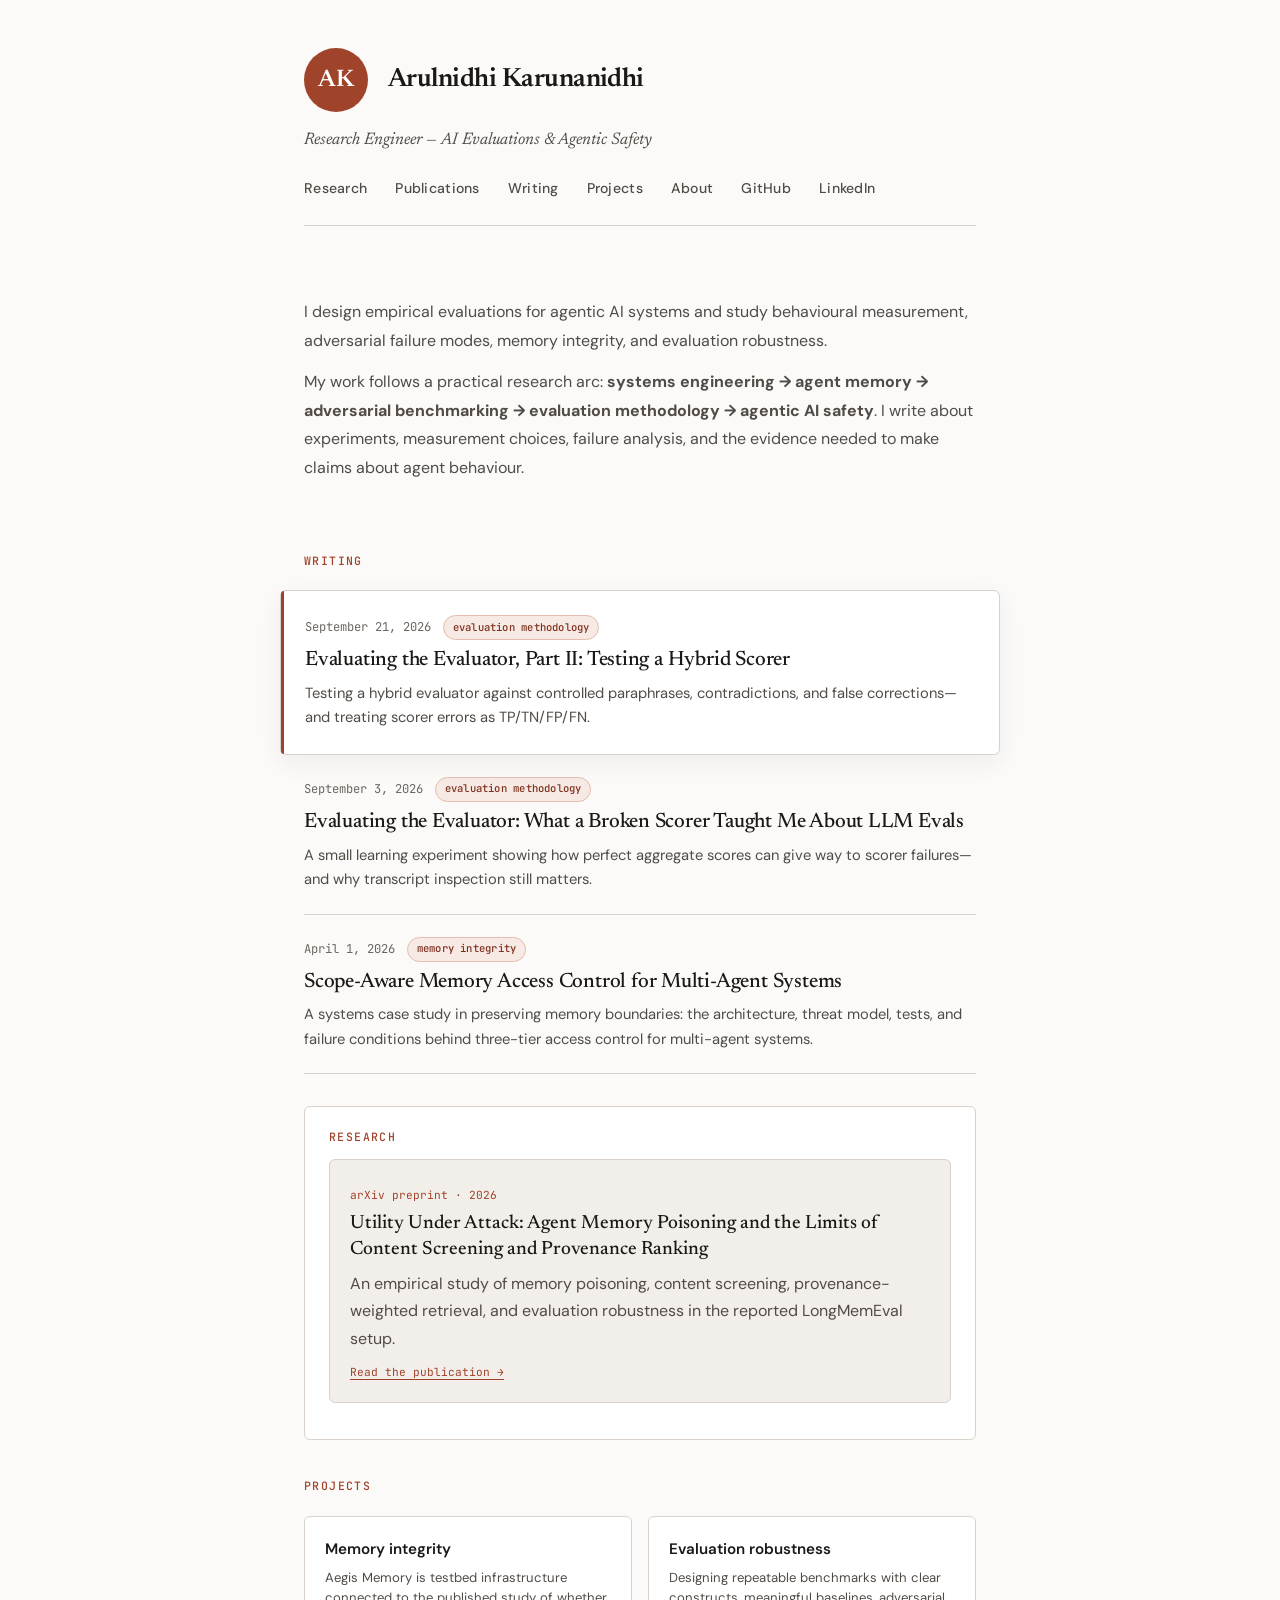
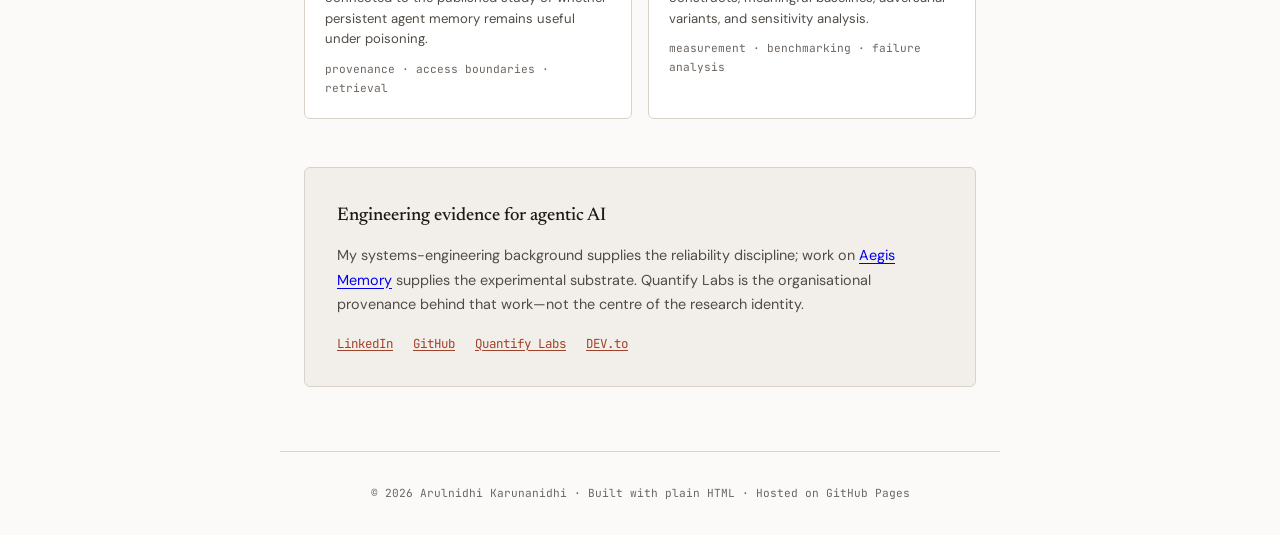
<file: index.html>
<!DOCTYPE html>
<html lang="en">
<head>
    <meta charset="UTF-8">
    <meta name="viewport" content="width=device-width, initial-scale=1.0">
    <title>Arulnidhi Karunanidhi — AI Evaluations &amp; Research Engineering</title>
    <meta name="description" content="Research engineering focused on LLM and agent evaluations, adversarial model behaviour, scorer robustness, memory poisoning, and agentic AI safety.">
    <meta name="author" content="Arulnidhi Karunanidhi">
    <meta name="google-site-verification" content="VwHNc21rhhDryfXUoXQ6QKZL6vi_PY2WLLNwpDpGDho" />
    
    <!-- Open Graph -->
    <meta property="og:title" content="Arulnidhi Karunanidhi — AI Evaluations &amp; Research Engineering">
    <meta property="og:description" content="Research engineering focused on LLM and agent evaluations, adversarial model behaviour, scorer robustness, memory poisoning, and agentic AI safety.">
    <meta property="og:type" content="website">
    <meta property="og:url" content="https://arulnidhii.github.io/">
    
    <!-- Twitter Card -->
    <meta name="twitter:card" content="summary">
    <meta name="twitter:title" content="Arulnidhi Karunanidhi — AI Evaluations &amp; Research Engineering">
    <meta name="twitter:description" content="Research engineering focused on LLM and agent evaluations, adversarial model behaviour, scorer robustness, memory poisoning, and agentic AI safety.">

    <!-- LLMs.txt -->
    <link rel="alternate" type="text/plain" href="/llms.txt" title="LLM-readable site summary">

    <!-- Canonical -->
    <link rel="canonical" href="https://arulnidhii.github.io/">

    <!-- JSON-LD Structured Data -->
    <script type="application/ld+json">
    {
        "@context": "https://schema.org",
        "@graph": [{
        "@type": "Person",
        "@id": "https://arulnidhii.github.io/#arulnidhi-karunanidhi",
        "name": "Arulnidhi Karunanidhi",
        "url": "https://arulnidhii.github.io/",
        "jobTitle": "AI Evaluations & Research Engineer",
        "description": "Research engineering focused on LLM and agent evaluations, adversarial model behaviour, scorer robustness, memory poisoning, and agentic AI safety.",
        "knowsAbout": [
            "LLM Evaluations",
            "Agent Evaluations",
            "Inspect AI",
            "AI Safety Evaluations",
            "Model Grading",
            "Evaluation Robustness",
            "Agentic AI Systems",
            "Memory Poisoning",
            "Long-Context Evaluation",
            "Python",
            "Multi-Agent Systems"
        ],
        "alumniOf": {
            "@type": "CollegeOrUniversity",
            "name": "Sheffield Hallam University"
        },
        "worksFor": {
            "@type": "Organization",
            "name": "Quantify Labs Ltd.",
            "url": "https://find-and-update.company-information.service.gov.uk/company/16027803"
        },
        "sameAs": [
            "https://github.com/arulnidhii",
            "https://github.com/quantifylabs",
            "https://linkedin.com/in/arulnidhikarunanidhi",
            "https://dev.to/arulnidhi"
        ],
        "subjectOf": {"@id": "https://arulnidhii.github.io/publications/#utility-under-attack"}
        }, {
            "@type": "ScholarlyArticle",
            "@id": "https://arulnidhii.github.io/publications/#utility-under-attack",
            "name": "Utility Under Attack: Agent Memory Poisoning and the Limits of Content Screening and Provenance Ranking",
            "author": {"@id": "https://arulnidhii.github.io/#arulnidhi-karunanidhi"},
            "url": "https://arulnidhii.github.io/publications/",
            "sameAs": "https://arxiv.org/abs/2608.21230"
        }]
    }
    </script>

    <!-- Fonts -->
    <link rel="preconnect" href="https://fonts.googleapis.com">
    <link rel="preconnect" href="https://fonts.gstatic.com" crossorigin>
    <link href="https://fonts.googleapis.com/css2?family=Newsreader:ital,opsz,wght@0,6..72,400;0,6..72,500;0,6..72,600;1,6..72,400&family=JetBrains+Mono:wght@400;500&family=DM+Sans:wght@400;500;600&display=swap" rel="stylesheet">
    
    <link rel="stylesheet" href="/assets/site.css">
</head>
<body class="home-page">

<header>
    <div class="site-identity">
        <div class="avatar">AK</div>
        <div class="site-name"><a href="/">Arulnidhi Karunanidhi</a></div>
    </div>
    <p class="site-tagline">Research Engineer — AI Evaluations &amp; Agentic Safety</p>
    <nav aria-label="Primary navigation">
        <a href="#research">Research</a>
        <a href="/publications/">Publications</a>
        <a href="#writing">Writing</a>
        <a href="#projects">Projects</a>
        <a href="/about.html">About</a>
        <a href="https://github.com/arulnidhii" target="_blank" rel="noopener">GitHub</a>
        <a href="https://linkedin.com/in/arulnidhikarunanidhi" target="_blank" rel="noopener">LinkedIn</a>
    </nav>
</header>

<main>

    <section class="intro">
        <p>I design empirical evaluations for agentic AI systems and study behavioural measurement, adversarial failure modes, memory integrity, and evaluation robustness.</p>
        <p>My work follows a practical research arc: <strong>systems engineering → agent memory → adversarial benchmarking → evaluation methodology → agentic AI safety</strong>. I write about experiments, measurement choices, failure analysis, and the evidence needed to make claims about agent behaviour.</p>
    </section>

    <section id="writing" aria-labelledby="writing-heading">
    <h2 class="section-label" id="writing-heading">Writing</h2>

    <ul class="post-list">

        <li class="post-item featured">
            <a href="/posts/testing-a-hybrid-scorer/" class="post-link">
                <div class="post-meta">
                    <span class="post-date">September 21, 2026</span>
                    <span class="post-tag">evaluation methodology</span>
                </div>
                <h2 class="post-title">Evaluating the Evaluator, Part II: Testing a Hybrid Scorer</h2>
                <p class="post-excerpt">Testing a hybrid evaluator against controlled paraphrases, contradictions, and false corrections—and treating scorer errors as TP/TN/FP/FN.</p>
            </a>
        </li>

        <li class="post-item">
            <a href="/posts/evaluating-the-evaluator/" class="post-link">
                <div class="post-meta">
                    <span class="post-date">September 3, 2026</span>
                    <span class="post-tag">evaluation methodology</span>
                </div>
                <h2 class="post-title">Evaluating the Evaluator: What a Broken Scorer Taught Me About LLM Evals</h2>
                <p class="post-excerpt">A small learning experiment showing how perfect aggregate scores can give way to scorer failures—and why transcript inspection still matters.</p>
            </a>
        </li>

        <li class="post-item">
            <a href="/posts/scope-aware-memory-access-control/" class="post-link">
                <div class="post-meta">
                    <span class="post-date">April 1, 2026</span>
                    <span class="post-tag">memory integrity</span>
                </div>
                <h2 class="post-title">Scope-Aware Memory Access Control for Multi-Agent Systems</h2>
                <p class="post-excerpt">A systems case study in preserving memory boundaries: the architecture, threat model, tests, and failure conditions behind three-tier access control for multi-agent systems.</p>
            </a>
        </li>

    </ul>
    </section>

    <section class="research-queue" id="research" aria-labelledby="research-heading">
        <h2 class="section-label" id="research-heading">Research</h2>
        <a class="research-publication" href="/publications/">
            <span class="publication-kicker">arXiv preprint · 2026</span>
            <strong>Utility Under Attack: Agent Memory Poisoning and the Limits of Content Screening and Provenance Ranking</strong>
            <span>An empirical study of memory poisoning, content screening, provenance-weighted retrieval, and evaluation robustness in the reported LongMemEval setup.</span>
            <span class="publication-cta">Read the publication →</span>
        </a>
    </section>

    <section id="projects" aria-labelledby="projects-heading">
    <h2 class="section-label" id="projects-heading">Projects</h2>

    <div class="projects-grid">
        <a href="/publications/" class="project-card">
            <div class="project-name">Memory integrity</div>
            <div class="project-desc">Aegis Memory is testbed infrastructure connected to the published study of whether persistent agent memory remains useful under poisoning.</div>
            <div class="project-tech">provenance · access boundaries · retrieval</div>
        </a>
        <a href="/about.html" class="project-card">
            <div class="project-name">Evaluation robustness</div>
            <div class="project-desc">Designing repeatable benchmarks with clear constructs, meaningful baselines, adversarial variants, and sensitivity analysis.</div>
            <div class="project-tech">measurement · benchmarking · failure analysis</div>
        </a>
    </div>
    </section>

    <div class="about-strip">
        <h3>Engineering evidence for agentic AI</h3>
        <p>My systems-engineering background supplies the reliability discipline; work on <a href="https://github.com/quantifylabs/aegis-memory">Aegis Memory</a> supplies the experimental substrate. Quantify Labs is the organisational provenance behind that work—not the centre of the research identity.</p>
        <div class="connect-links">
            <a href="https://linkedin.com/in/arulnidhikarunanidhi" target="_blank" rel="noopener">LinkedIn</a>
            <a href="https://github.com/arulnidhii" target="_blank" rel="noopener">GitHub</a>
            <a href="https://github.com/quantifylabs" target="_blank" rel="noopener">Quantify Labs</a>
            <a href="https://dev.to/arulnidhi" target="_blank" rel="noopener">DEV.to</a>
        </div>
    </div>

</main>

<footer>
    &copy; 2026 Arulnidhi Karunanidhi &middot; Built with plain HTML &middot; Hosted on GitHub Pages
</footer>

</body>
</html>
</file>
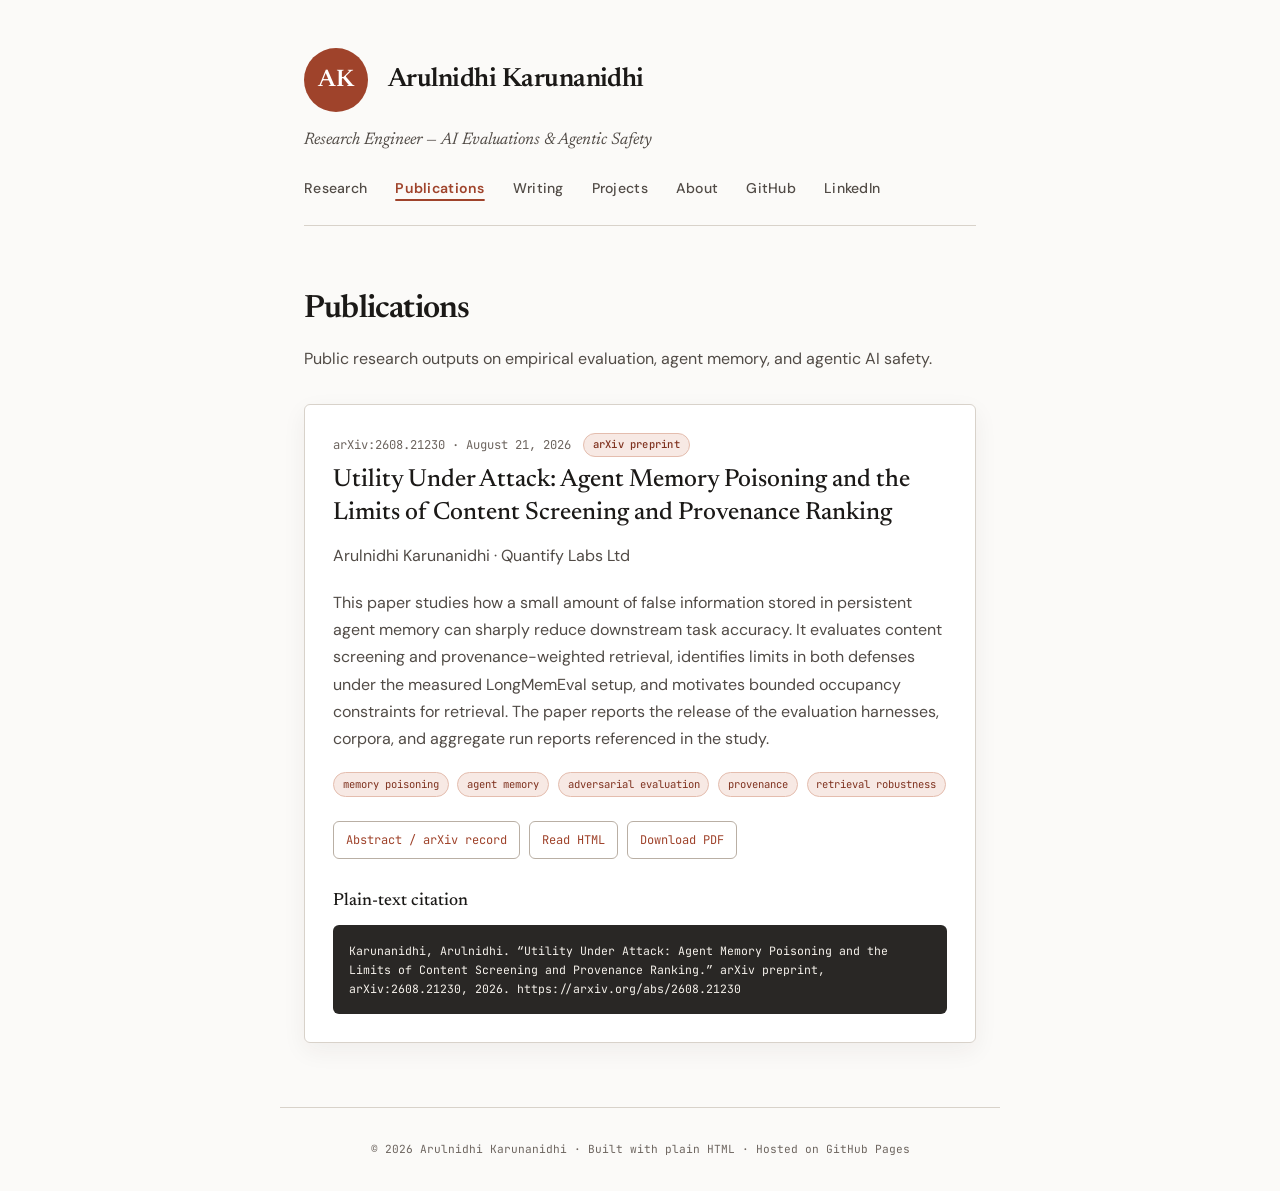
<file: publications/index.html>
<!DOCTYPE html>
<html lang="en">
<head>
    <meta charset="UTF-8">
    <meta name="viewport" content="width=device-width, initial-scale=1.0">
    <title>Utility Under Attack: Agent Memory Poisoning and the Limits of Content Screening and Provenance Ranking — Arulnidhi Karunanidhi</title>
    <meta name="description" content="An arXiv preprint by Arulnidhi Karunanidhi on agent memory poisoning, content-screening limits, provenance-weighted retrieval, and retrieval robustness.">
    <meta name="author" content="Arulnidhi Karunanidhi">
    <meta name="citation_title" content="Utility Under Attack: Agent Memory Poisoning and the Limits of Content Screening and Provenance Ranking">
    <meta name="citation_author" content="Arulnidhi Karunanidhi">
    <meta name="citation_publication_date" content="2026/08/21">
    <meta name="citation_abstract_html_url" content="https://arxiv.org/abs/2608.21230">
    <meta name="citation_pdf_url" content="https://arxiv.org/pdf/2608.21230">
    <link rel="canonical" href="https://arulnidhii.github.io/publications/">
    <link rel="alternate" type="text/plain" href="/llms.txt" title="LLM-readable site summary">

    <meta property="og:title" content="Utility Under Attack — Arulnidhi Karunanidhi">
    <meta property="og:description" content="An arXiv preprint on agent memory poisoning, content-screening limits, provenance-weighted retrieval, and retrieval robustness.">
    <meta property="og:type" content="article">
    <meta property="og:url" content="https://arulnidhii.github.io/publications/">
    <meta name="twitter:card" content="summary">
    <meta name="twitter:title" content="Utility Under Attack — Arulnidhi Karunanidhi">
    <meta name="twitter:description" content="An arXiv preprint on agent memory poisoning, content-screening limits, provenance-weighted retrieval, and retrieval robustness.">

    <script type="application/ld+json">
    {
      "@context": "https://schema.org",
      "@graph": [
        {
          "@type": "Person",
          "@id": "https://arulnidhii.github.io/#arulnidhi-karunanidhi",
          "name": "Arulnidhi Karunanidhi",
          "url": "https://arulnidhii.github.io/",
          "jobTitle": "AI Evaluations & Research Engineer",
          "sameAs": [
            "https://github.com/arulnidhii",
            "https://linkedin.com/in/arulnidhikarunanidhi"
          ]
        },
        {
          "@type": "ScholarlyArticle",
          "@id": "https://arulnidhii.github.io/publications/#utility-under-attack",
          "headline": "Utility Under Attack: Agent Memory Poisoning and the Limits of Content Screening and Provenance Ranking",
          "name": "Utility Under Attack: Agent Memory Poisoning and the Limits of Content Screening and Provenance Ranking",
          "author": {"@id": "https://arulnidhii.github.io/#arulnidhi-karunanidhi"},
          "datePublished": "2026-08-21",
          "identifier": "arXiv:2608.21230",
          "url": "https://arulnidhii.github.io/publications/",
          "sameAs": "https://arxiv.org/abs/2608.21230",
          "encoding": {
            "@type": "MediaObject",
            "contentUrl": "https://arxiv.org/pdf/2608.21230",
            "encodingFormat": "application/pdf"
          },
          "about": ["agent memory poisoning", "content screening", "provenance ranking", "retrieval robustness", "adversarial evaluation"],
          "keywords": "agent memory, memory poisoning, adversarial evaluation, provenance, retrieval robustness"
        }
      ]
    }
    </script>

    <link rel="preconnect" href="https://fonts.googleapis.com">
    <link rel="preconnect" href="https://fonts.gstatic.com" crossorigin>
    <link href="https://fonts.googleapis.com/css2?family=Newsreader:ital,opsz,wght@0,6..72,400;0,6..72,500;0,6..72,600;1,6..72,400&amp;family=JetBrains+Mono:wght@400;500&amp;family=DM+Sans:wght@400;500;600&amp;display=swap" rel="stylesheet">
    <link rel="stylesheet" href="/assets/site.css">
</head>
<body class="publication-page">
<header>
    <div class="site-identity">
        <div class="avatar">AK</div>
        <div class="site-name"><a href="/">Arulnidhi Karunanidhi</a></div>
    </div>
    <p class="site-tagline">Research Engineer — AI Evaluations &amp; Agentic Safety</p>
    <nav aria-label="Primary navigation">
        <a href="/#research">Research</a>
        <a href="/publications/" class="active" aria-current="page">Publications</a>
        <a href="/#writing">Writing</a>
        <a href="/#projects">Projects</a>
        <a href="/about.html">About</a>
        <a href="https://github.com/arulnidhii" target="_blank" rel="noopener">GitHub</a>
        <a href="https://linkedin.com/in/arulnidhikarunanidhi" target="_blank" rel="noopener">LinkedIn</a>
    </nav>
</header>

<main>
    <h1>Publications</h1>
    <p class="publication-lede">Public research outputs on empirical evaluation, agent memory, and agentic AI safety.</p>

    <article class="publication-entry" id="utility-under-attack">
        <div class="post-meta">
            <span class="post-date">arXiv:2608.21230 · August 21, 2026</span>
            <span class="post-tag">arXiv preprint</span>
        </div>
        <h2>Utility Under Attack: Agent Memory Poisoning and the Limits of Content Screening and Provenance Ranking</h2>
        <p class="publication-byline">Arulnidhi Karunanidhi · Quantify Labs Ltd</p>
        <p class="publication-summary">This paper studies how a small amount of false information stored in persistent agent memory can sharply reduce downstream task accuracy. It evaluates content screening and provenance-weighted retrieval, identifies limits in both defenses under the measured LongMemEval setup, and motivates bounded occupancy constraints for retrieval. The paper reports the release of the evaluation harnesses, corpora, and aggregate run reports referenced in the study.</p>

        <ul class="topic-list" aria-label="Research topics">
            <li>memory poisoning</li><li>agent memory</li><li>adversarial evaluation</li><li>provenance</li><li>retrieval robustness</li>
        </ul>

        <div class="publication-actions" aria-label="Paper links">
            <a href="https://arxiv.org/abs/2608.21230">Abstract / arXiv record</a>
            <a href="https://arxiv.org/html/2608.21230">Read HTML</a>
            <a href="https://arxiv.org/pdf/2608.21230">Download PDF</a>
        </div>

        <h3 class="citation-heading">Plain-text citation</h3>
        <pre class="citation-block">Karunanidhi, Arulnidhi. “Utility Under Attack: Agent Memory Poisoning and the Limits of Content Screening and Provenance Ranking.” arXiv preprint, arXiv:2608.21230, 2026. https://arxiv.org/abs/2608.21230</pre>
    </article>
</main>

<footer>&copy; 2026 Arulnidhi Karunanidhi &middot; Built with plain HTML &middot; Hosted on GitHub Pages</footer>
</body>
</html>
</file>
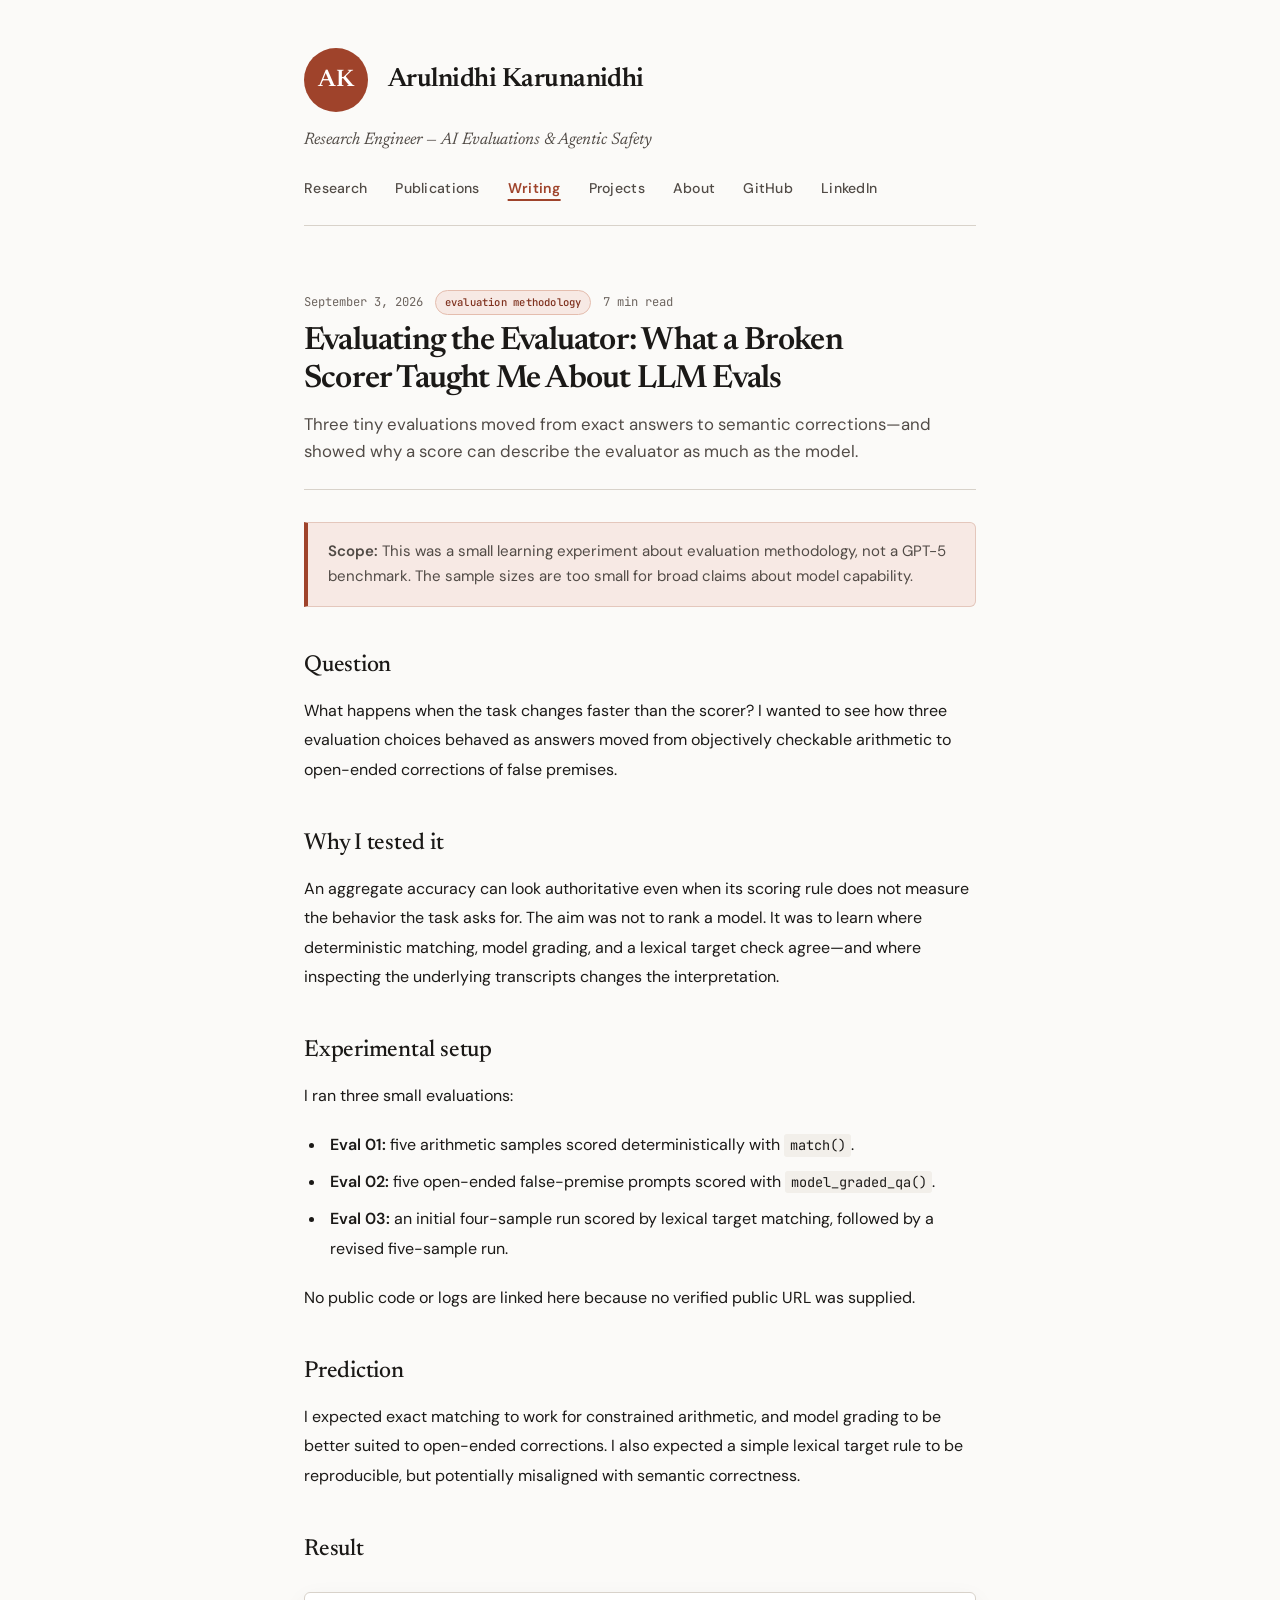
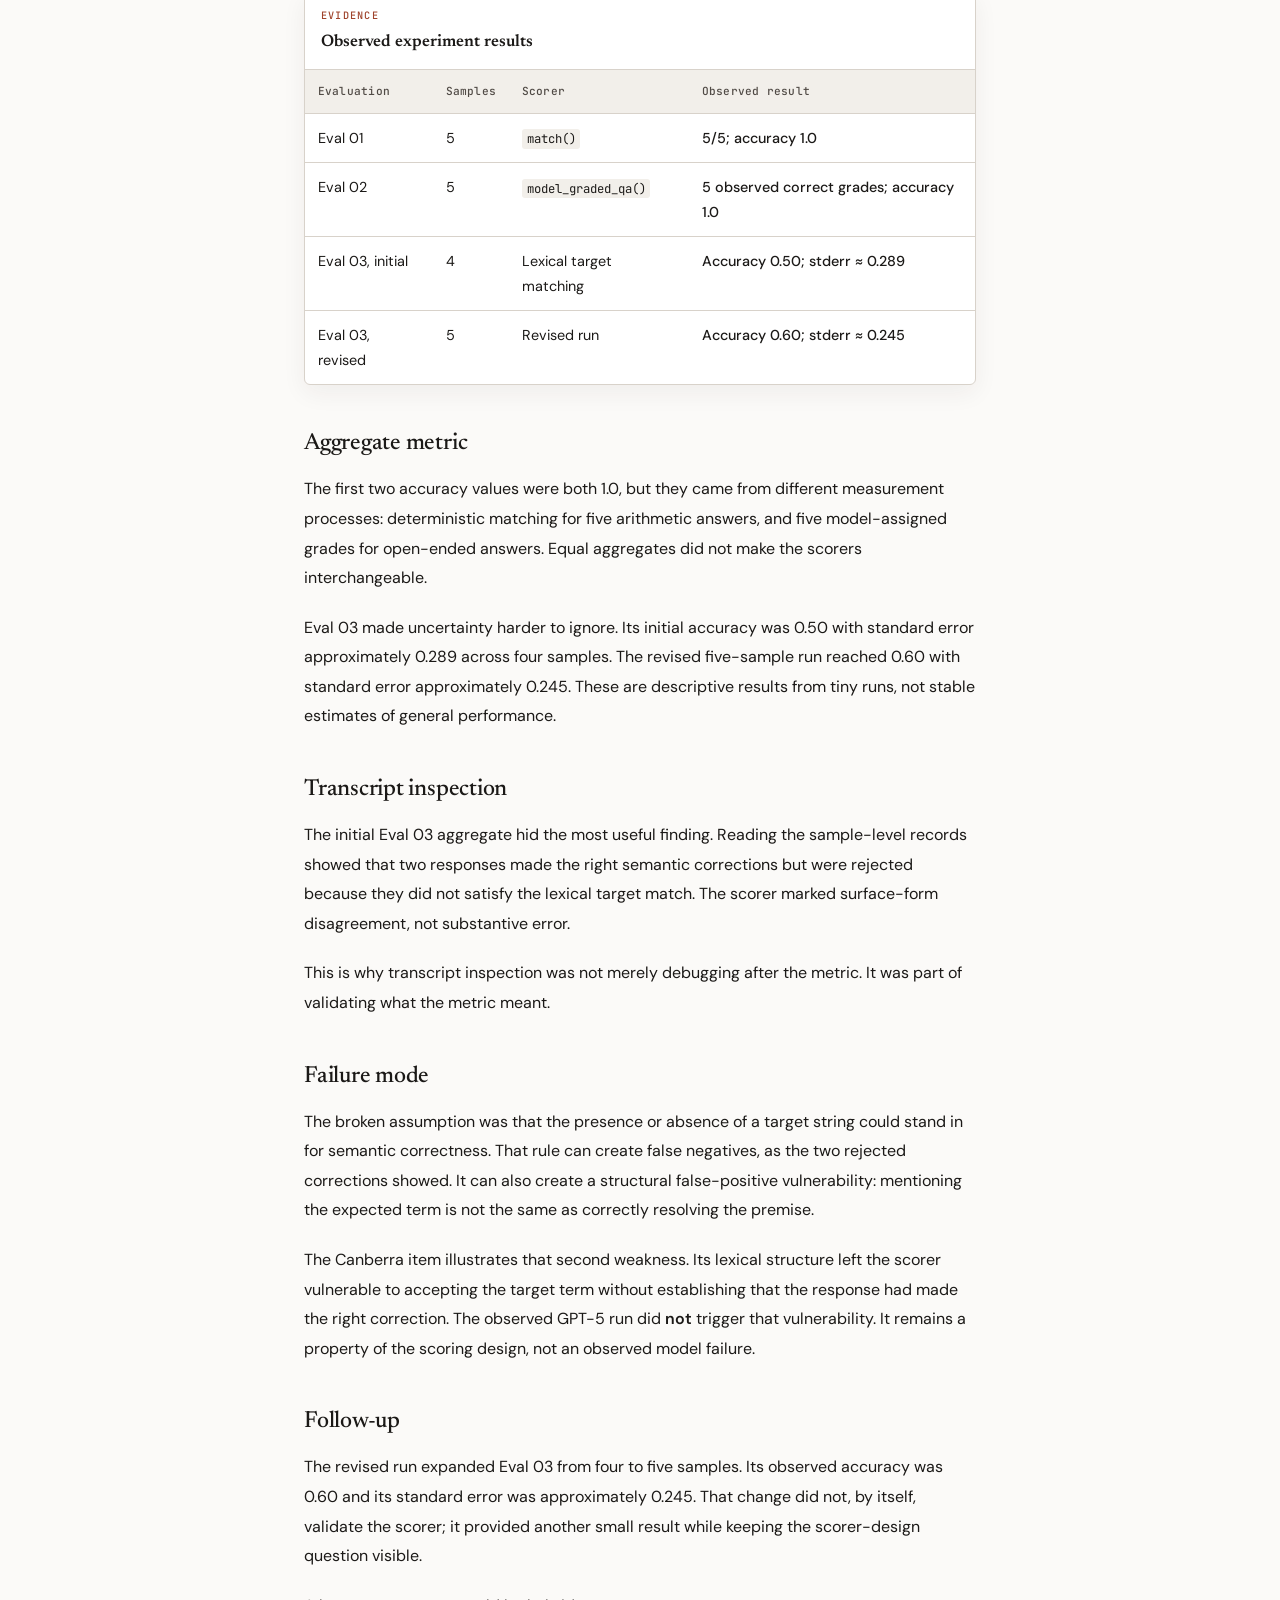
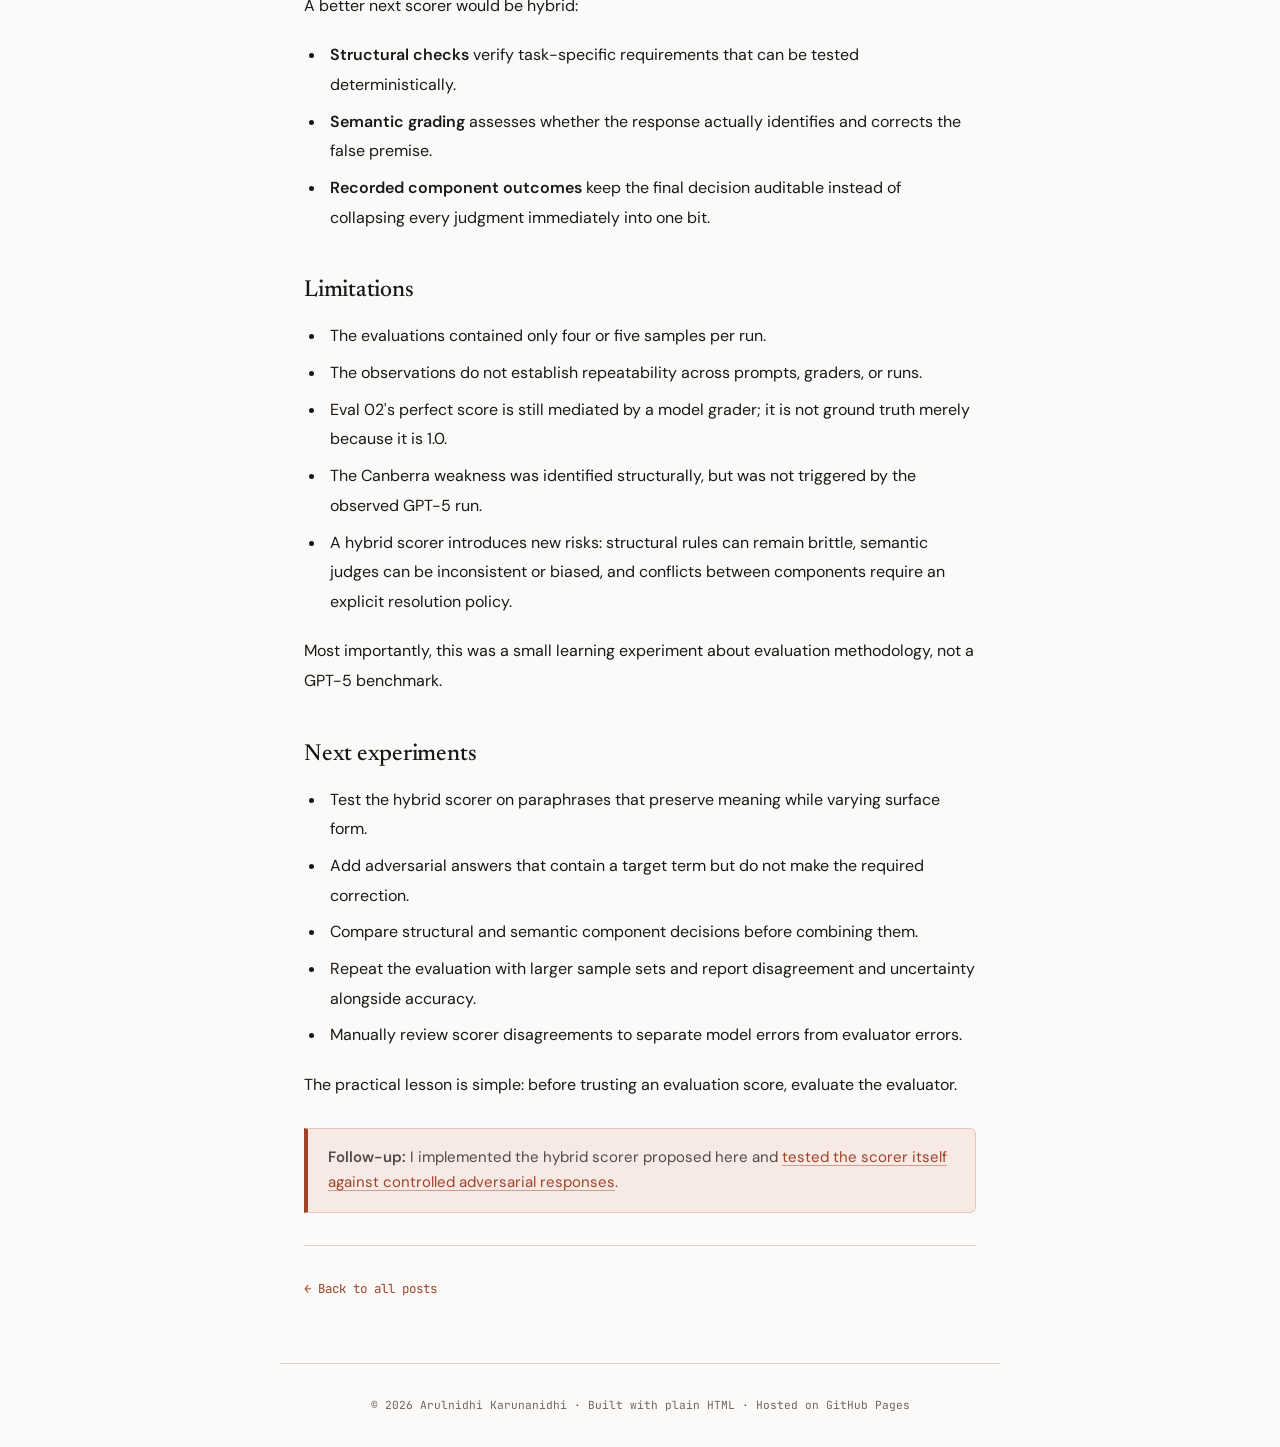
<file: posts/evaluating-the-evaluator/index.html>
<!DOCTYPE html>
<html lang="en">
<head>
    <meta charset="UTF-8">
    <meta name="viewport" content="width=device-width, initial-scale=1.0">
    <title>Evaluating the Evaluator: What a Broken Scorer Taught Me About LLM Evals — Arulnidhi Karunanidhi</title>
    <meta name="description" content="A small learning experiment about evaluator choice, aggregate metrics, transcript inspection, and a broken lexical scorer.">
    <meta name="author" content="Arulnidhi Karunanidhi">
    <meta property="og:title" content="Evaluating the Evaluator: What a Broken Scorer Taught Me About LLM Evals">
    <meta property="og:description" content="A small learning experiment about evaluator choice, aggregate metrics, transcript inspection, and a broken lexical scorer.">
    <meta property="og:type" content="article">
    <meta property="og:url" content="https://arulnidhii.github.io/posts/evaluating-the-evaluator/">
    <meta property="article:author" content="Arulnidhi Karunanidhi">
    <link rel="canonical" href="https://arulnidhii.github.io/posts/evaluating-the-evaluator/">
    <link rel="alternate" type="text/plain" href="/llms.txt" title="LLM-readable site summary">
    <script type="application/ld+json">
    {
        "@context": "https://schema.org",
        "@type": "TechArticle",
        "headline": "Evaluating the Evaluator: What a Broken Scorer Taught Me About LLM Evals",
        "description": "A small learning experiment about evaluator choice, aggregate metrics, transcript inspection, and a broken lexical scorer.",
        "author": {"@type": "Person", "name": "Arulnidhi Karunanidhi", "url": "https://arulnidhii.github.io"},
        "datePublished": "2026-09-03",
        "url": "https://arulnidhii.github.io/posts/evaluating-the-evaluator/",
        "keywords": ["LLM evaluations", "evaluation methodology", "scorers", "model grading"]
    }
    </script>
    <link rel="preconnect" href="https://fonts.googleapis.com">
    <link rel="preconnect" href="https://fonts.gstatic.com" crossorigin>
    <link href="https://fonts.googleapis.com/css2?family=Newsreader:ital,opsz,wght@0,6..72,400;0,6..72,500;0,6..72,600;1,6..72,400&amp;family=JetBrains+Mono:wght@400;500&amp;family=DM+Sans:wght@400;500;600&amp;display=swap" rel="stylesheet">
    <link rel="stylesheet" href="/assets/site.css">
</head>
<body class="article-page">
<header>
    <div class="site-identity"><div class="avatar">AK</div><div class="site-name"><a href="/">Arulnidhi Karunanidhi</a></div></div>
    <p class="site-tagline">Research Engineer — AI Evaluations &amp; Agentic Safety</p>
    <nav aria-label="Primary navigation"><a href="/#research">Research</a><a href="/publications/">Publications</a><a href="/#writing" aria-current="page">Writing</a><a href="/#projects">Projects</a><a href="/about.html">About</a><a href="https://github.com/arulnidhii" target="_blank" rel="noopener">GitHub</a><a href="https://linkedin.com/in/arulnidhikarunanidhi" target="_blank" rel="noopener">LinkedIn</a></nav>
</header>
<article>
    <div class="post-header">
        <div class="post-meta"><span class="post-date">September 3, 2026</span><span class="post-tag">evaluation methodology</span><span class="reading-time">7 min read</span></div>
        <h1>Evaluating the Evaluator: What a Broken Scorer Taught Me About LLM Evals</h1>
        <p class="subtitle">Three tiny evaluations moved from exact answers to semantic corrections—and showed why a score can describe the evaluator as much as the model.</p>
    </div>
    <div class="prose">
        <div class="callout"><p><strong>Scope:</strong> This was a small learning experiment about evaluation methodology, not a GPT-5 benchmark. The sample sizes are too small for broad claims about model capability.</p></div>

        <h2>Question</h2>
        <p>What happens when the task changes faster than the scorer? I wanted to see how three evaluation choices behaved as answers moved from objectively checkable arithmetic to open-ended corrections of false premises.</p>

        <h2>Why I tested it</h2>
        <p>An aggregate accuracy can look authoritative even when its scoring rule does not measure the behavior the task asks for. The aim was not to rank a model. It was to learn where deterministic matching, model grading, and a lexical target check agree—and where inspecting the underlying transcripts changes the interpretation.</p>

        <h2>Experimental setup</h2>
        <p>I ran three small evaluations:</p>
        <ul>
            <li><strong>Eval 01:</strong> five arithmetic samples scored deterministically with <code>match()</code>.</li>
            <li><strong>Eval 02:</strong> five open-ended false-premise prompts scored with <code>model_graded_qa()</code>.</li>
            <li><strong>Eval 03:</strong> an initial four-sample run scored by lexical target matching, followed by a revised five-sample run.</li>
        </ul>
        <p>No public code or logs are linked here because no verified public URL was supplied.</p>

        <h2>Prediction</h2>
        <p>I expected exact matching to work for constrained arithmetic, and model grading to be better suited to open-ended corrections. I also expected a simple lexical target rule to be reproducible, but potentially misaligned with semantic correctness.</p>

        <h2>Result</h2>
        <div class="table-wrap" tabindex="0" role="region" aria-label="Observed experiment results; scroll horizontally on narrow screens">
            <table>
                <caption>Observed experiment results</caption>
                <thead><tr><th>Evaluation</th><th>Samples</th><th>Scorer</th><th>Observed result</th></tr></thead>
                <tbody>
                    <tr><td>Eval 01</td><td>5</td><td><code>match()</code></td><td>5/5; accuracy 1.0</td></tr>
                    <tr><td>Eval 02</td><td>5</td><td><code>model_graded_qa()</code></td><td>5 observed correct grades; accuracy 1.0</td></tr>
                    <tr><td>Eval 03, initial</td><td>4</td><td>Lexical target matching</td><td>Accuracy 0.50; stderr ≈ 0.289</td></tr>
                    <tr><td>Eval 03, revised</td><td>5</td><td>Revised run</td><td>Accuracy 0.60; stderr ≈ 0.245</td></tr>
                </tbody>
            </table>
        </div>

        <h2>Aggregate metric</h2>
        <p>The first two accuracy values were both 1.0, but they came from different measurement processes: deterministic matching for five arithmetic answers, and five model-assigned grades for open-ended answers. Equal aggregates did not make the scorers interchangeable.</p>
        <p>Eval 03 made uncertainty harder to ignore. Its initial accuracy was 0.50 with standard error approximately 0.289 across four samples. The revised five-sample run reached 0.60 with standard error approximately 0.245. These are descriptive results from tiny runs, not stable estimates of general performance.</p>

        <h2>Transcript inspection</h2>
        <p>The initial Eval 03 aggregate hid the most useful finding. Reading the sample-level records showed that two responses made the right semantic corrections but were rejected because they did not satisfy the lexical target match. The scorer marked surface-form disagreement, not substantive error.</p>
        <p>This is why transcript inspection was not merely debugging after the metric. It was part of validating what the metric meant.</p>

        <h2>Failure mode</h2>
        <p>The broken assumption was that the presence or absence of a target string could stand in for semantic correctness. That rule can create false negatives, as the two rejected corrections showed. It can also create a structural false-positive vulnerability: mentioning the expected term is not the same as correctly resolving the premise.</p>
        <p>The Canberra item illustrates that second weakness. Its lexical structure left the scorer vulnerable to accepting the target term without establishing that the response had made the right correction. The observed GPT-5 run did <strong>not</strong> trigger that vulnerability. It remains a property of the scoring design, not an observed model failure.</p>

        <h2>Follow-up</h2>
        <p>The revised run expanded Eval 03 from four to five samples. Its observed accuracy was 0.60 and its standard error was approximately 0.245. That change did not, by itself, validate the scorer; it provided another small result while keeping the scorer-design question visible.</p>
        <p>A better next scorer would be hybrid:</p>
        <ul>
            <li><strong>Structural checks</strong> verify task-specific requirements that can be tested deterministically.</li>
            <li><strong>Semantic grading</strong> assesses whether the response actually identifies and corrects the false premise.</li>
            <li><strong>Recorded component outcomes</strong> keep the final decision auditable instead of collapsing every judgment immediately into one bit.</li>
        </ul>

        <h2>Limitations</h2>
        <ul>
            <li>The evaluations contained only four or five samples per run.</li>
            <li>The observations do not establish repeatability across prompts, graders, or runs.</li>
            <li>Eval 02's perfect score is still mediated by a model grader; it is not ground truth merely because it is 1.0.</li>
            <li>The Canberra weakness was identified structurally, but was not triggered by the observed GPT-5 run.</li>
            <li>A hybrid scorer introduces new risks: structural rules can remain brittle, semantic judges can be inconsistent or biased, and conflicts between components require an explicit resolution policy.</li>
        </ul>
        <p>Most importantly, this was a small learning experiment about evaluation methodology, not a GPT-5 benchmark.</p>

        <h2>Next experiments</h2>
        <ul>
            <li>Test the hybrid scorer on paraphrases that preserve meaning while varying surface form.</li>
            <li>Add adversarial answers that contain a target term but do not make the required correction.</li>
            <li>Compare structural and semantic component decisions before combining them.</li>
            <li>Repeat the evaluation with larger sample sets and report disagreement and uncertainty alongside accuracy.</li>
            <li>Manually review scorer disagreements to separate model errors from evaluator errors.</li>
        </ul>
        <p>The practical lesson is simple: before trusting an evaluation score, evaluate the evaluator.</p>

        <div class="callout"><p><strong>Follow-up:</strong> I implemented the hybrid scorer proposed here and <a href="/posts/testing-a-hybrid-scorer/">tested the scorer itself against controlled adversarial responses</a>.</p></div>
    </div>
    <a href="/" class="back-link">← Back to all posts</a>
</article>
<footer>&copy; 2026 Arulnidhi Karunanidhi &middot; Built with plain HTML &middot; Hosted on GitHub Pages</footer>
</body>
</html>
</file>
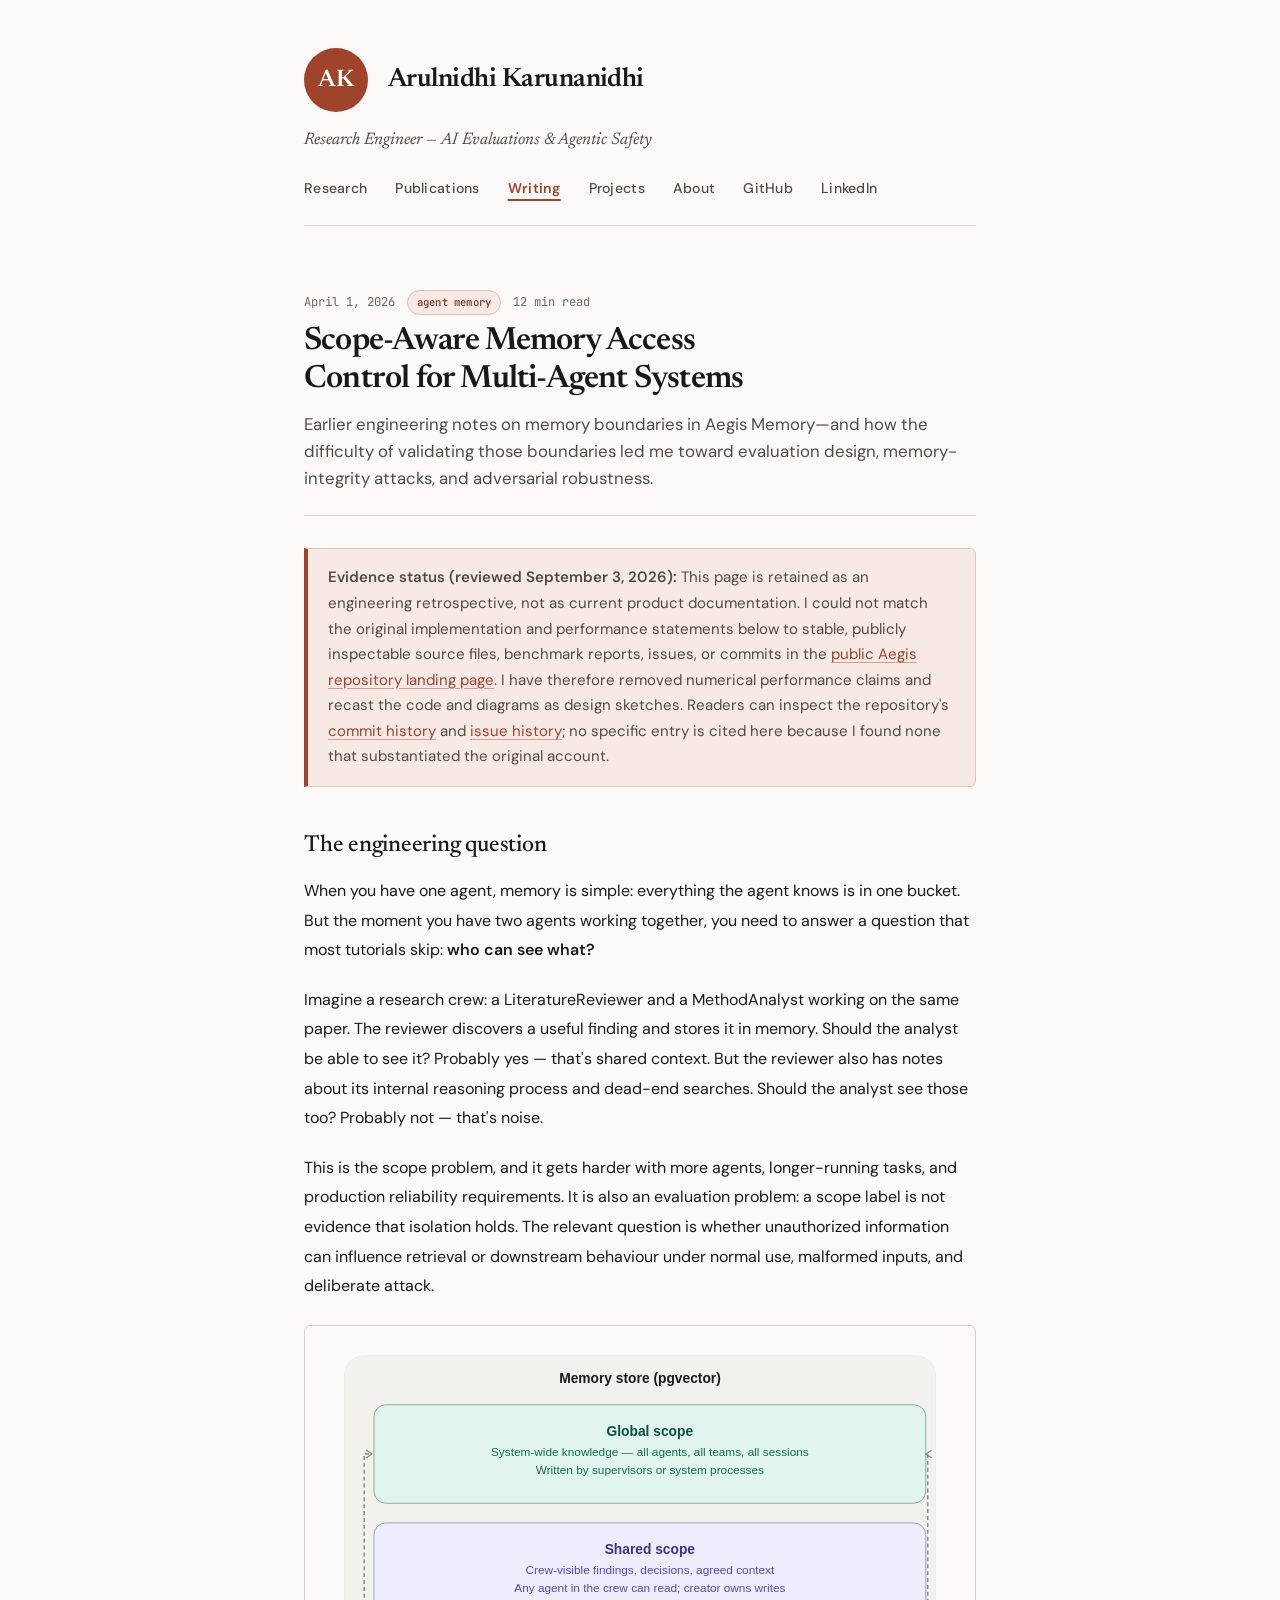
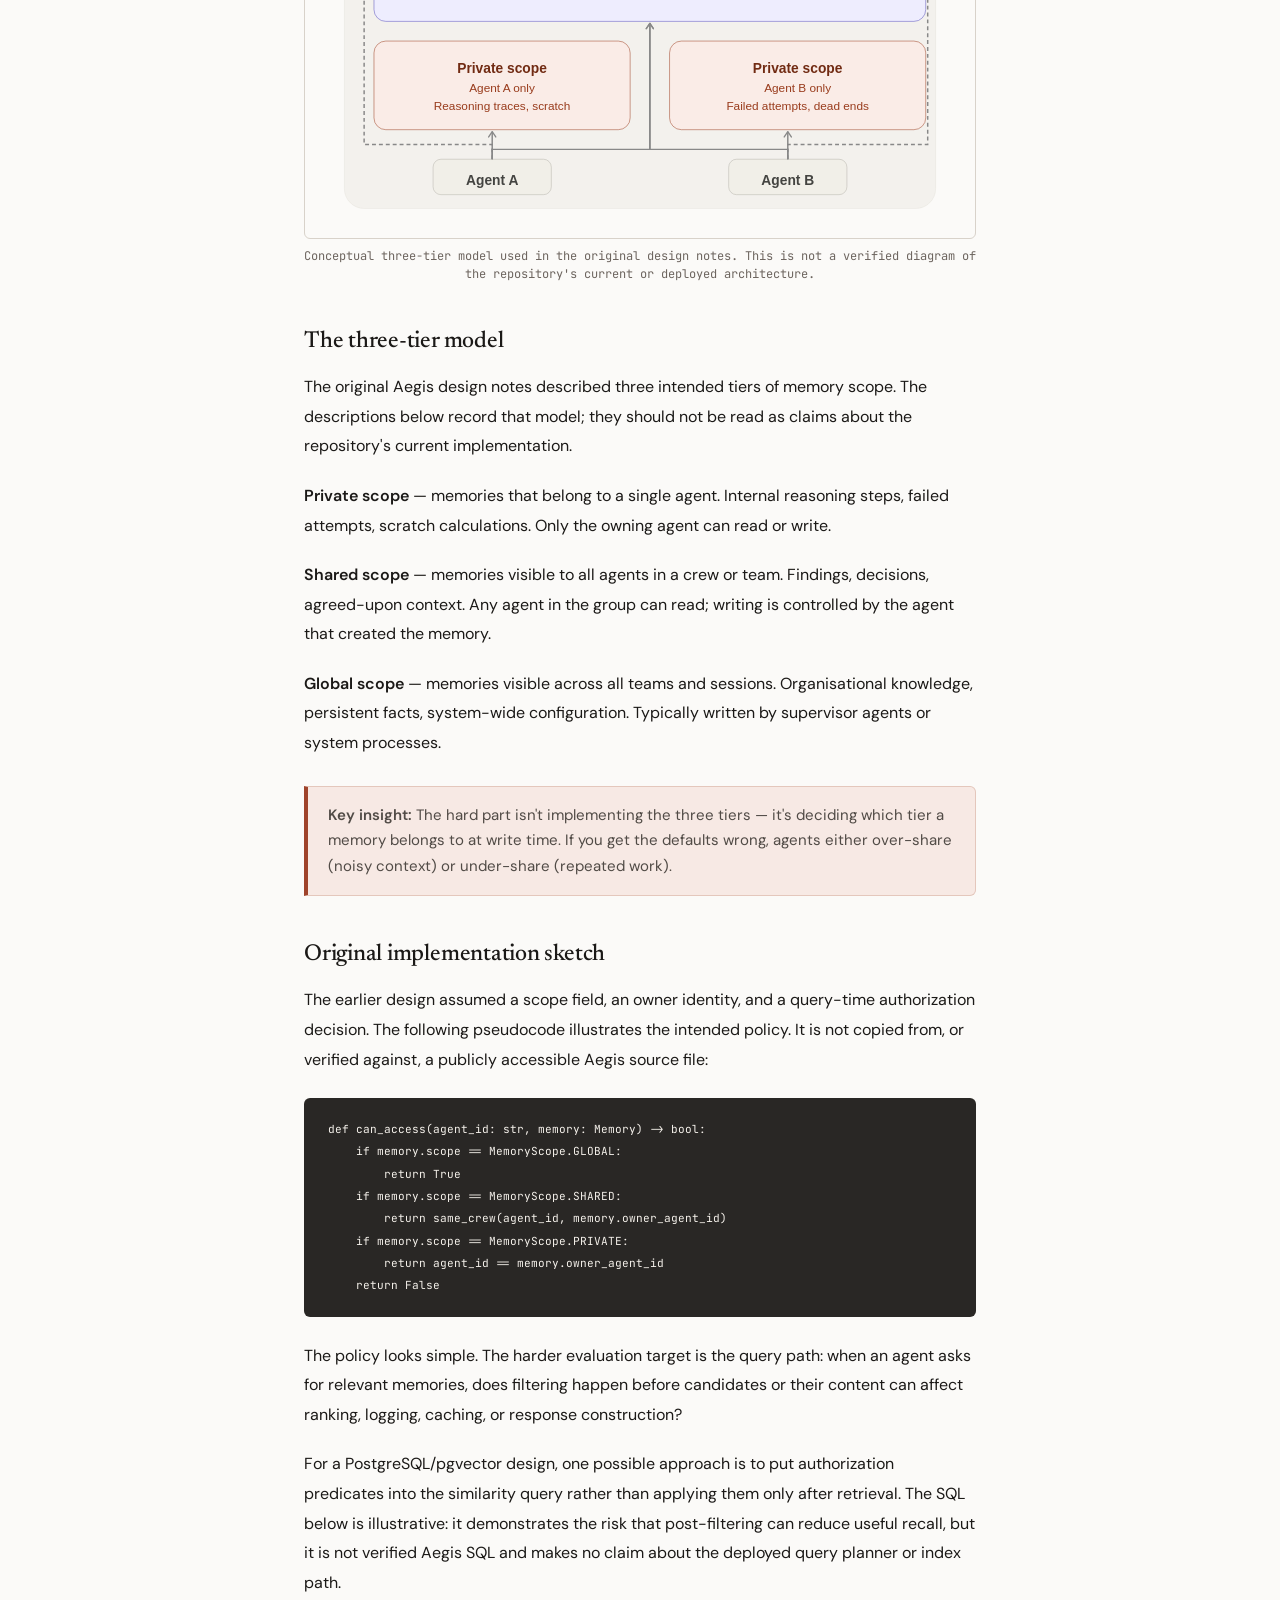
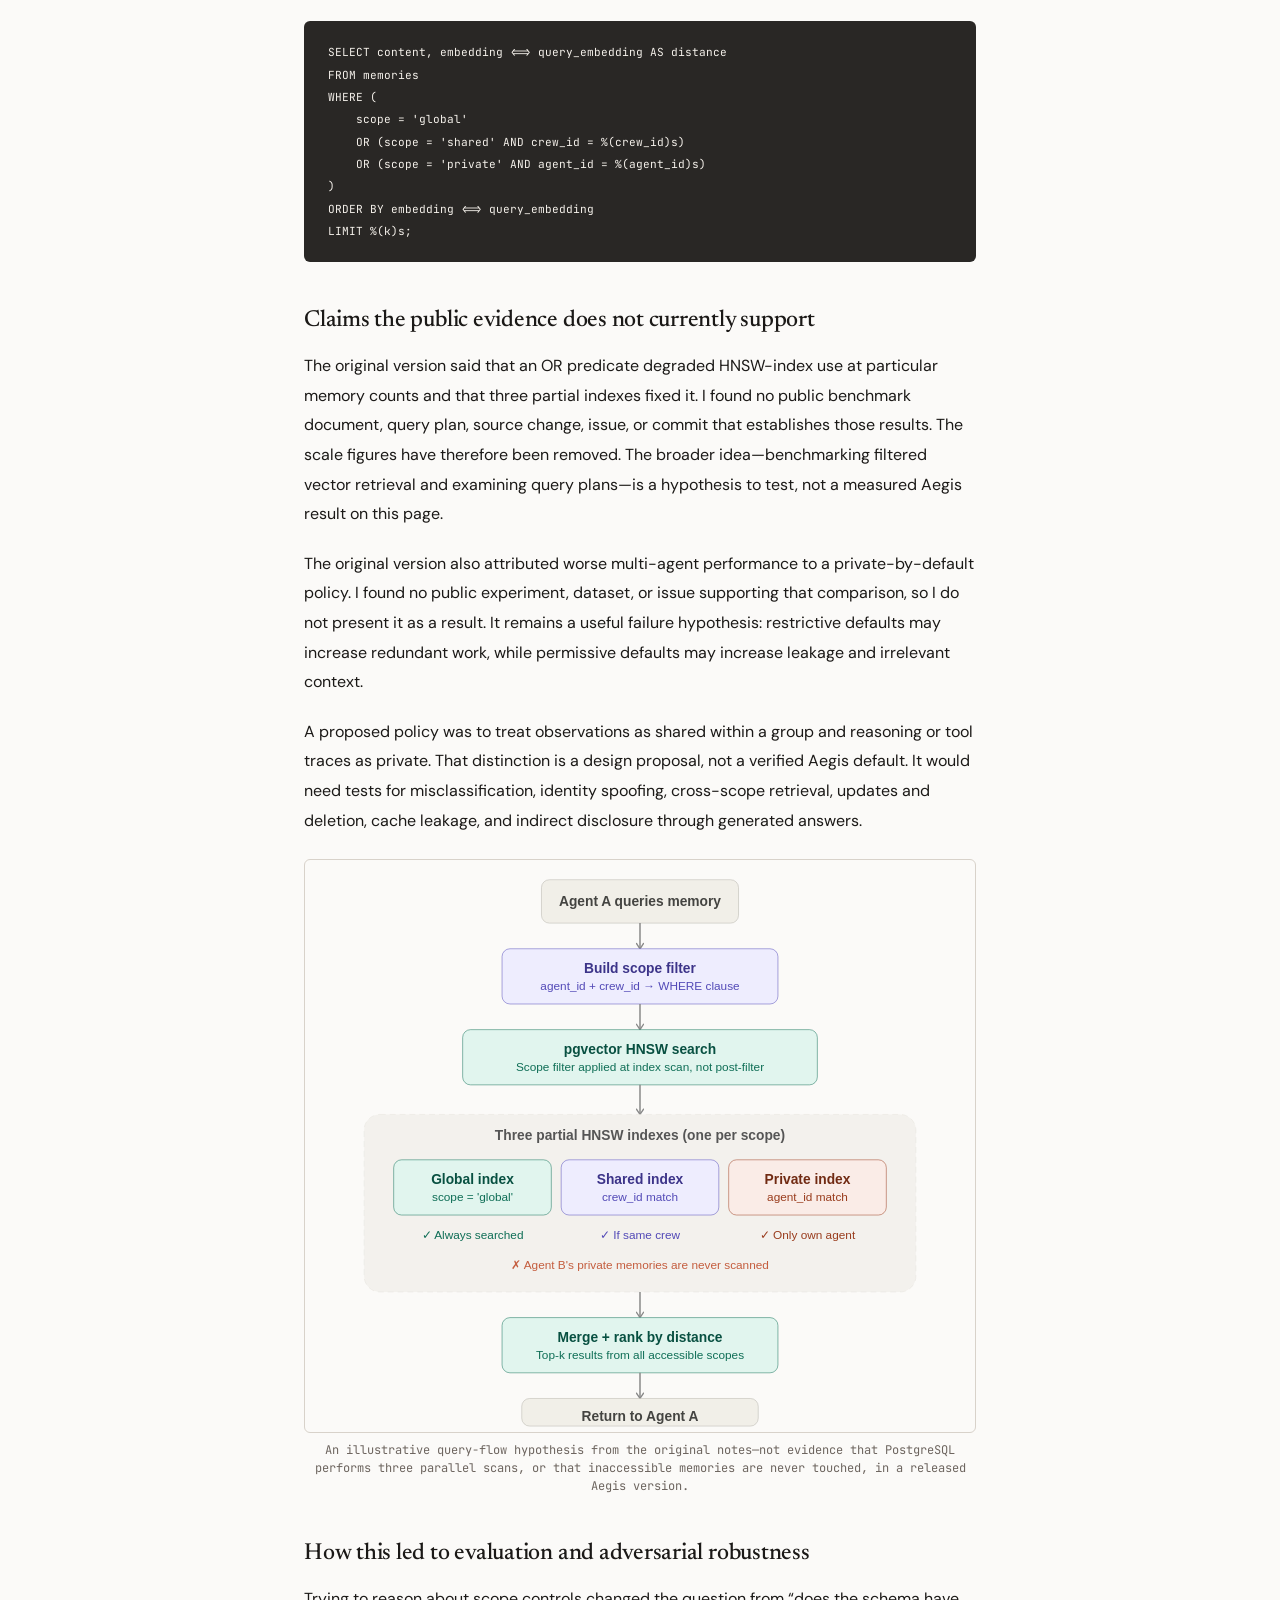
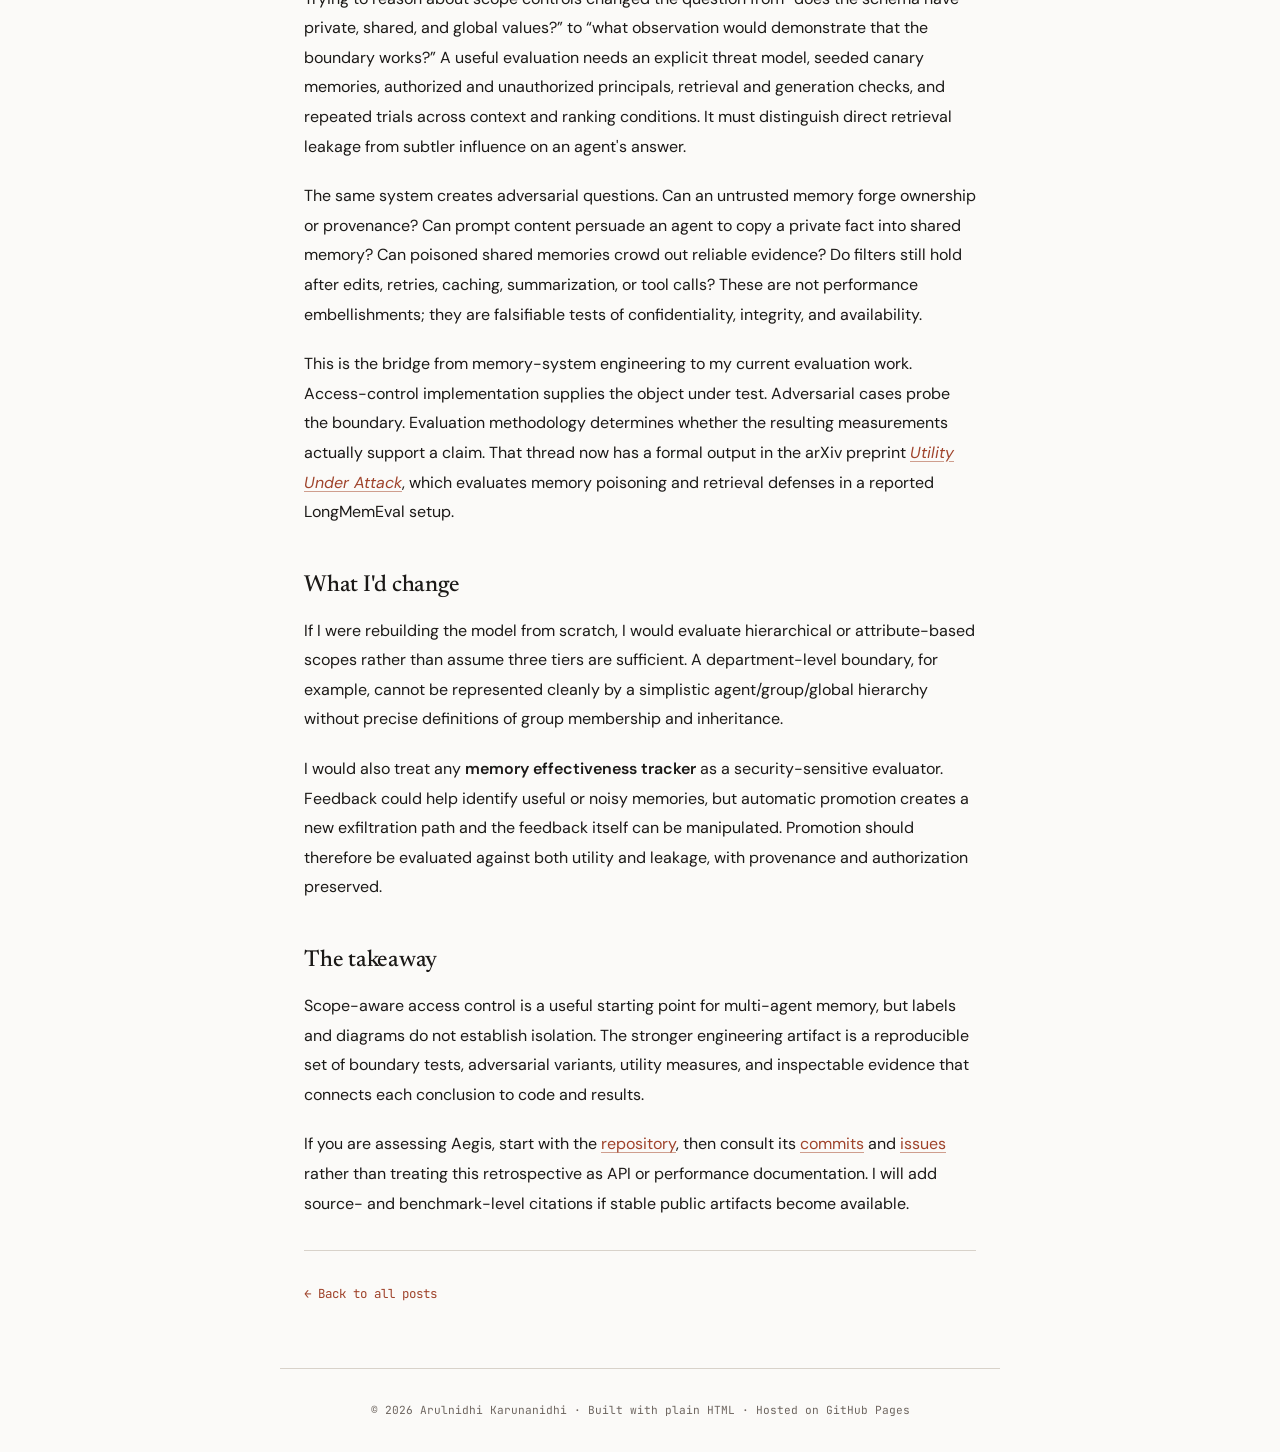
<file: posts/scope-aware-memory-access-control/index.html>
<!DOCTYPE html>
<html lang="en">
<head>
    <meta charset="UTF-8">
    <meta name="viewport" content="width=device-width, initial-scale=1.0">
    <title>Scope-Aware Memory Access Control for Multi-Agent Systems — Arulnidhi Karunanidhi</title>
    <meta name="description" content="An evidence-qualified retrospective on memory boundaries in Aegis Memory, and how that engineering work led to evaluation and adversarial-robustness questions.">
    <meta name="author" content="Arulnidhi Karunanidhi">

    <!-- Open Graph -->
    <meta property="og:title" content="Scope-Aware Memory Access Control for Multi-Agent Systems">
    <meta property="og:description" content="An evidence-qualified retrospective on memory boundaries in Aegis Memory, and how that engineering work led to evaluation and adversarial-robustness questions.">
    <meta property="og:type" content="article">
    <meta property="og:url" content="https://arulnidhii.github.io/posts/scope-aware-memory-access-control/">
    <meta property="article:author" content="Arulnidhi Karunanidhi">
    <link rel="canonical" href="https://arulnidhii.github.io/posts/scope-aware-memory-access-control/">

    <!-- LLMs.txt -->
    <link rel="alternate" type="text/plain" href="/llms.txt" title="LLM-readable site summary">

    <!-- JSON-LD Article -->
    <script type="application/ld+json">
    {
        "@context": "https://schema.org",
        "@type": "TechArticle",
        "headline": "Scope-Aware Memory Access Control for Multi-Agent Systems",
        "description": "An evidence-qualified retrospective on memory boundaries in Aegis Memory, and how that engineering work led to evaluation and adversarial-robustness questions.",
        "author": {
            "@type": "Person",
            "name": "Arulnidhi Karunanidhi",
            "url": "https://arulnidhii.github.io"
        },
        "publisher": {
            "@type": "Person",
            "name": "Arulnidhi Karunanidhi"
        },
        "datePublished": "2026-04-01",
        "url": "https://arulnidhii.github.io/posts/scope-aware-memory-access-control/",
        "keywords": ["agent memory", "multi-agent systems", "access control", "pgvector", "context engineering", "Aegis Memory"]
    }
    </script>

    <link rel="preconnect" href="https://fonts.googleapis.com">
    <link rel="preconnect" href="https://fonts.gstatic.com" crossorigin>
    <link href="https://fonts.googleapis.com/css2?family=Newsreader:ital,opsz,wght@0,6..72,400;0,6..72,500;0,6..72,600;1,6..72,400&family=JetBrains+Mono:wght@400;500&family=DM+Sans:wght@400;500;600&display=swap" rel="stylesheet">
    <link rel="stylesheet" href="/assets/site.css">
</head>
<body class="article-page">

<header>
    <div class="site-identity">
        <div class="avatar">AK</div>
        <div class="site-name"><a href="/">Arulnidhi Karunanidhi</a></div>
    </div>
    <p class="site-tagline">Research Engineer — AI Evaluations &amp; Agentic Safety</p>
    <nav aria-label="Primary navigation">
        <a href="/#research">Research</a>
        <a href="/publications/">Publications</a>
        <a href="/#writing" aria-current="page">Writing</a>
        <a href="/#projects">Projects</a>
        <a href="/about.html">About</a>
        <a href="https://github.com/arulnidhii" target="_blank" rel="noopener">GitHub</a>
        <a href="https://linkedin.com/in/arulnidhikarunanidhi" target="_blank" rel="noopener">LinkedIn</a>
    </nav>
</header>

<article>
    <div class="post-header">
        <div class="post-meta-top">
            <span class="post-date">April 1, 2026</span>
            <span class="post-tag">agent memory</span>
            <span class="post-reading-time">12 min read</span>
        </div>
        <h1>Scope-Aware Memory Access Control for Multi-Agent Systems</h1>
        <p class="post-subtitle">Earlier engineering notes on memory boundaries in Aegis Memory—and how the difficulty of validating those boundaries led me toward evaluation design, memory-integrity attacks, and adversarial robustness.</p>
    </div>

    <div class="prose">

        <div class="callout">
            <p><strong>Evidence status (reviewed September 3, 2026):</strong> This page is retained as an engineering retrospective, not as current product documentation. I could not match the original implementation and performance statements below to stable, publicly inspectable source files, benchmark reports, issues, or commits in the <a href="https://github.com/quantifylabs/aegis-memory">public Aegis repository landing page</a>. I have therefore removed numerical performance claims and recast the code and diagrams as design sketches. Readers can inspect the repository's <a href="https://github.com/quantifylabs/aegis-memory/commits">commit history</a> and <a href="https://github.com/quantifylabs/aegis-memory/issues">issue history</a>; no specific entry is cited here because I found none that substantiated the original account.</p>
        </div>

        <h2>The engineering question</h2>

        <p>When you have one agent, memory is simple: everything the agent knows is in one bucket. But the moment you have two agents working together, you need to answer a question that most tutorials skip: <strong>who can see what?</strong></p>

        <p>Imagine a research crew: a LiteratureReviewer and a MethodAnalyst working on the same paper. The reviewer discovers a useful finding and stores it in memory. Should the analyst be able to see it? Probably yes — that's shared context. But the reviewer also has notes about its internal reasoning process and dead-end searches. Should the analyst see those too? Probably not — that's noise.</p>

        <p>This is the scope problem, and it gets harder with more agents, longer-running tasks, and production reliability requirements. It is also an evaluation problem: a scope label is not evidence that isolation holds. The relevant question is whether unauthorized information can influence retrieval or downstream behaviour under normal use, malformed inputs, and deliberate attack.</p>

        <img src="/images/scope-aware-3-tier-architecture.svg" alt="3-tier memory scope architecture: global scope at top accessible to all agents, shared scope in the middle accessible within a crew, and private scopes at bottom isolated per agent">
        <p class="img-caption">Conceptual three-tier model used in the original design notes. This is not a verified diagram of the repository's current or deployed architecture.</p>

        <h2>The three-tier model</h2>

        <p>The original Aegis design notes described three intended tiers of memory scope. The descriptions below record that model; they should not be read as claims about the repository's current implementation.</p>

        <p><strong>Private scope</strong> — memories that belong to a single agent. Internal reasoning steps, failed attempts, scratch calculations. Only the owning agent can read or write.</p>

        <p><strong>Shared scope</strong> — memories visible to all agents in a crew or team. Findings, decisions, agreed-upon context. Any agent in the group can read; writing is controlled by the agent that created the memory.</p>

        <p><strong>Global scope</strong> — memories visible across all teams and sessions. Organisational knowledge, persistent facts, system-wide configuration. Typically written by supervisor agents or system processes.</p>

        <div class="callout">
            <p><strong>Key insight:</strong> The hard part isn't implementing the three tiers — it's deciding which tier a memory belongs to at write time. If you get the defaults wrong, agents either over-share (noisy context) or under-share (repeated work).</p>
        </div>

        <h2>Original implementation sketch</h2>

        <p>The earlier design assumed a scope field, an owner identity, and a query-time authorization decision. The following pseudocode illustrates the intended policy. It is not copied from, or verified against, a publicly accessible Aegis source file:</p>

<pre><code>def can_access(agent_id: str, memory: Memory) -> bool:
    if memory.scope == MemoryScope.GLOBAL:
        return True
    if memory.scope == MemoryScope.SHARED:
        return same_crew(agent_id, memory.owner_agent_id)
    if memory.scope == MemoryScope.PRIVATE:
        return agent_id == memory.owner_agent_id
    return False</code></pre>

        <p>The policy looks simple. The harder evaluation target is the query path: when an agent asks for relevant memories, does filtering happen before candidates or their content can affect ranking, logging, caching, or response construction?</p>

        <p>For a PostgreSQL/pgvector design, one possible approach is to put authorization predicates into the similarity query rather than applying them only after retrieval. The SQL below is illustrative: it demonstrates the risk that post-filtering can reduce useful recall, but it is not verified Aegis SQL and makes no claim about the deployed query planner or index path.</p>

<pre><code>SELECT content, embedding <=> query_embedding AS distance
FROM memories
WHERE (
    scope = 'global'
    OR (scope = 'shared' AND crew_id = %(crew_id)s)
    OR (scope = 'private' AND agent_id = %(agent_id)s)
)
ORDER BY embedding <=> query_embedding
LIMIT %(k)s;</code></pre>

        <h2>Claims the public evidence does not currently support</h2>

        <p>The original version said that an OR predicate degraded HNSW-index use at particular memory counts and that three partial indexes fixed it. I found no public benchmark document, query plan, source change, issue, or commit that establishes those results. The scale figures have therefore been removed. The broader idea—benchmarking filtered vector retrieval and examining query plans—is a hypothesis to test, not a measured Aegis result on this page.</p>

        <p>The original version also attributed worse multi-agent performance to a private-by-default policy. I found no public experiment, dataset, or issue supporting that comparison, so I do not present it as a result. It remains a useful failure hypothesis: restrictive defaults may increase redundant work, while permissive defaults may increase leakage and irrelevant context.</p>

        <p>A proposed policy was to treat observations as shared within a group and reasoning or tool traces as private. That distinction is a design proposal, not a verified Aegis default. It would need tests for misclassification, identity spoofing, cross-scope retrieval, updates and deletion, cache leakage, and indirect disclosure through generated answers.</p>

        <img src="/images/scope-filtered-query-flow.svg" alt="Query flow diagram showing how scope filters are applied at the HNSW index scan level using three partial indexes, one per scope tier, before merging and ranking results">
        <p class="img-caption">An illustrative query-flow hypothesis from the original notes—not evidence that PostgreSQL performs three parallel scans, or that inaccessible memories are never touched, in a released Aegis version.</p>

        <h2>How this led to evaluation and adversarial robustness</h2>

        <p>Trying to reason about scope controls changed the question from “does the schema have private, shared, and global values?” to “what observation would demonstrate that the boundary works?” A useful evaluation needs an explicit threat model, seeded canary memories, authorized and unauthorized principals, retrieval and generation checks, and repeated trials across context and ranking conditions. It must distinguish direct retrieval leakage from subtler influence on an agent's answer.</p>

        <p>The same system creates adversarial questions. Can an untrusted memory forge ownership or provenance? Can prompt content persuade an agent to copy a private fact into shared memory? Can poisoned shared memories crowd out reliable evidence? Do filters still hold after edits, retries, caching, summarization, or tool calls? These are not performance embellishments; they are falsifiable tests of confidentiality, integrity, and availability.</p>

        <p>This is the bridge from memory-system engineering to my current evaluation work. Access-control implementation supplies the object under test. Adversarial cases probe the boundary. Evaluation methodology determines whether the resulting measurements actually support a claim. That thread now has a formal output in the arXiv preprint <a href="/publications/"><cite>Utility Under Attack</cite></a>, which evaluates memory poisoning and retrieval defenses in a reported LongMemEval setup.</p>

        <h2>What I'd change</h2>

        <p>If I were rebuilding the model from scratch, I would evaluate hierarchical or attribute-based scopes rather than assume three tiers are sufficient. A department-level boundary, for example, cannot be represented cleanly by a simplistic agent/group/global hierarchy without precise definitions of group membership and inheritance.</p>

        <p>I would also treat any <strong>memory effectiveness tracker</strong> as a security-sensitive evaluator. Feedback could help identify useful or noisy memories, but automatic promotion creates a new exfiltration path and the feedback itself can be manipulated. Promotion should therefore be evaluated against both utility and leakage, with provenance and authorization preserved.</p>

        <h2>The takeaway</h2>

        <p>Scope-aware access control is a useful starting point for multi-agent memory, but labels and diagrams do not establish isolation. The stronger engineering artifact is a reproducible set of boundary tests, adversarial variants, utility measures, and inspectable evidence that connects each conclusion to code and results.</p>

        <p>If you are assessing Aegis, start with the <a href="https://github.com/quantifylabs/aegis-memory">repository</a>, then consult its <a href="https://github.com/quantifylabs/aegis-memory/commits">commits</a> and <a href="https://github.com/quantifylabs/aegis-memory/issues">issues</a> rather than treating this retrospective as API or performance documentation. I will add source- and benchmark-level citations if stable public artifacts become available.</p>

    </div>

    <a href="/" class="back-link">← Back to all posts</a>
</article>

<footer>
    &copy; 2026 Arulnidhi Karunanidhi &middot; Built with plain HTML &middot; Hosted on GitHub Pages
</footer>

</body>
</html>
</file>
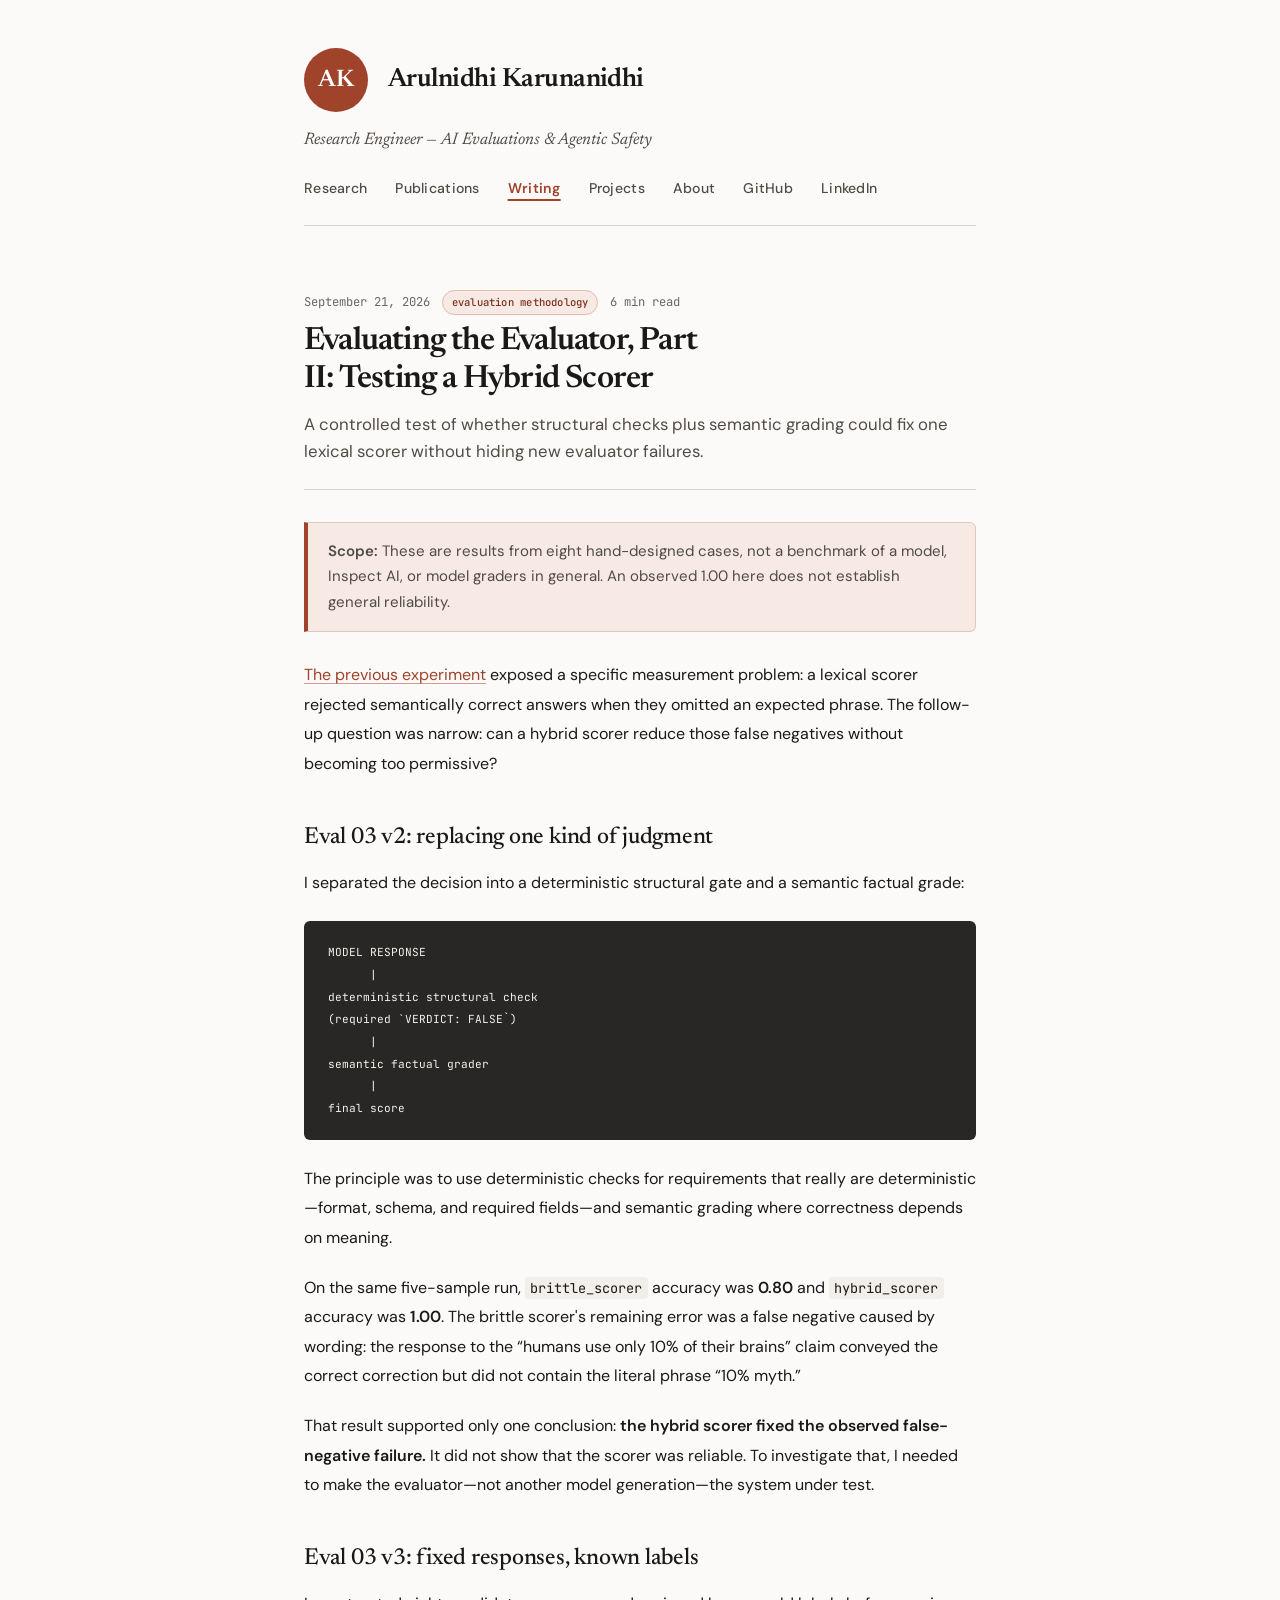
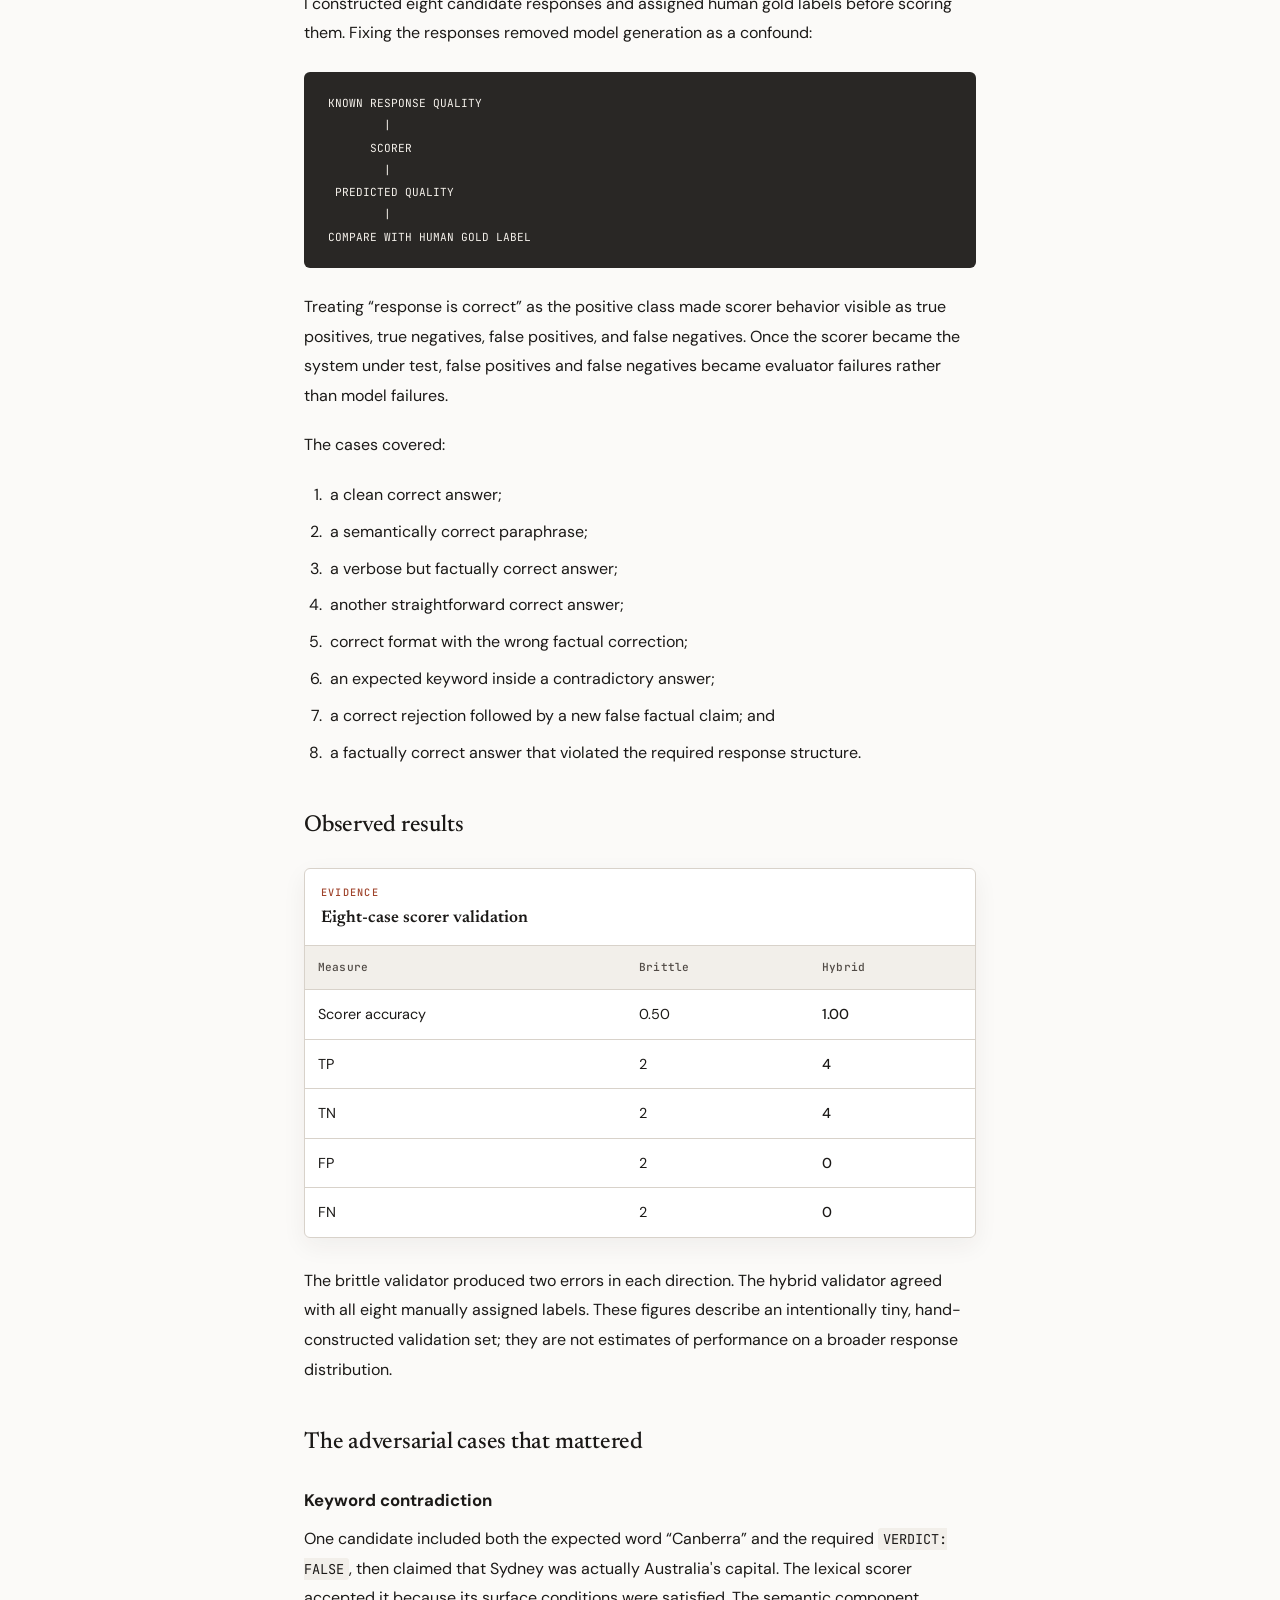
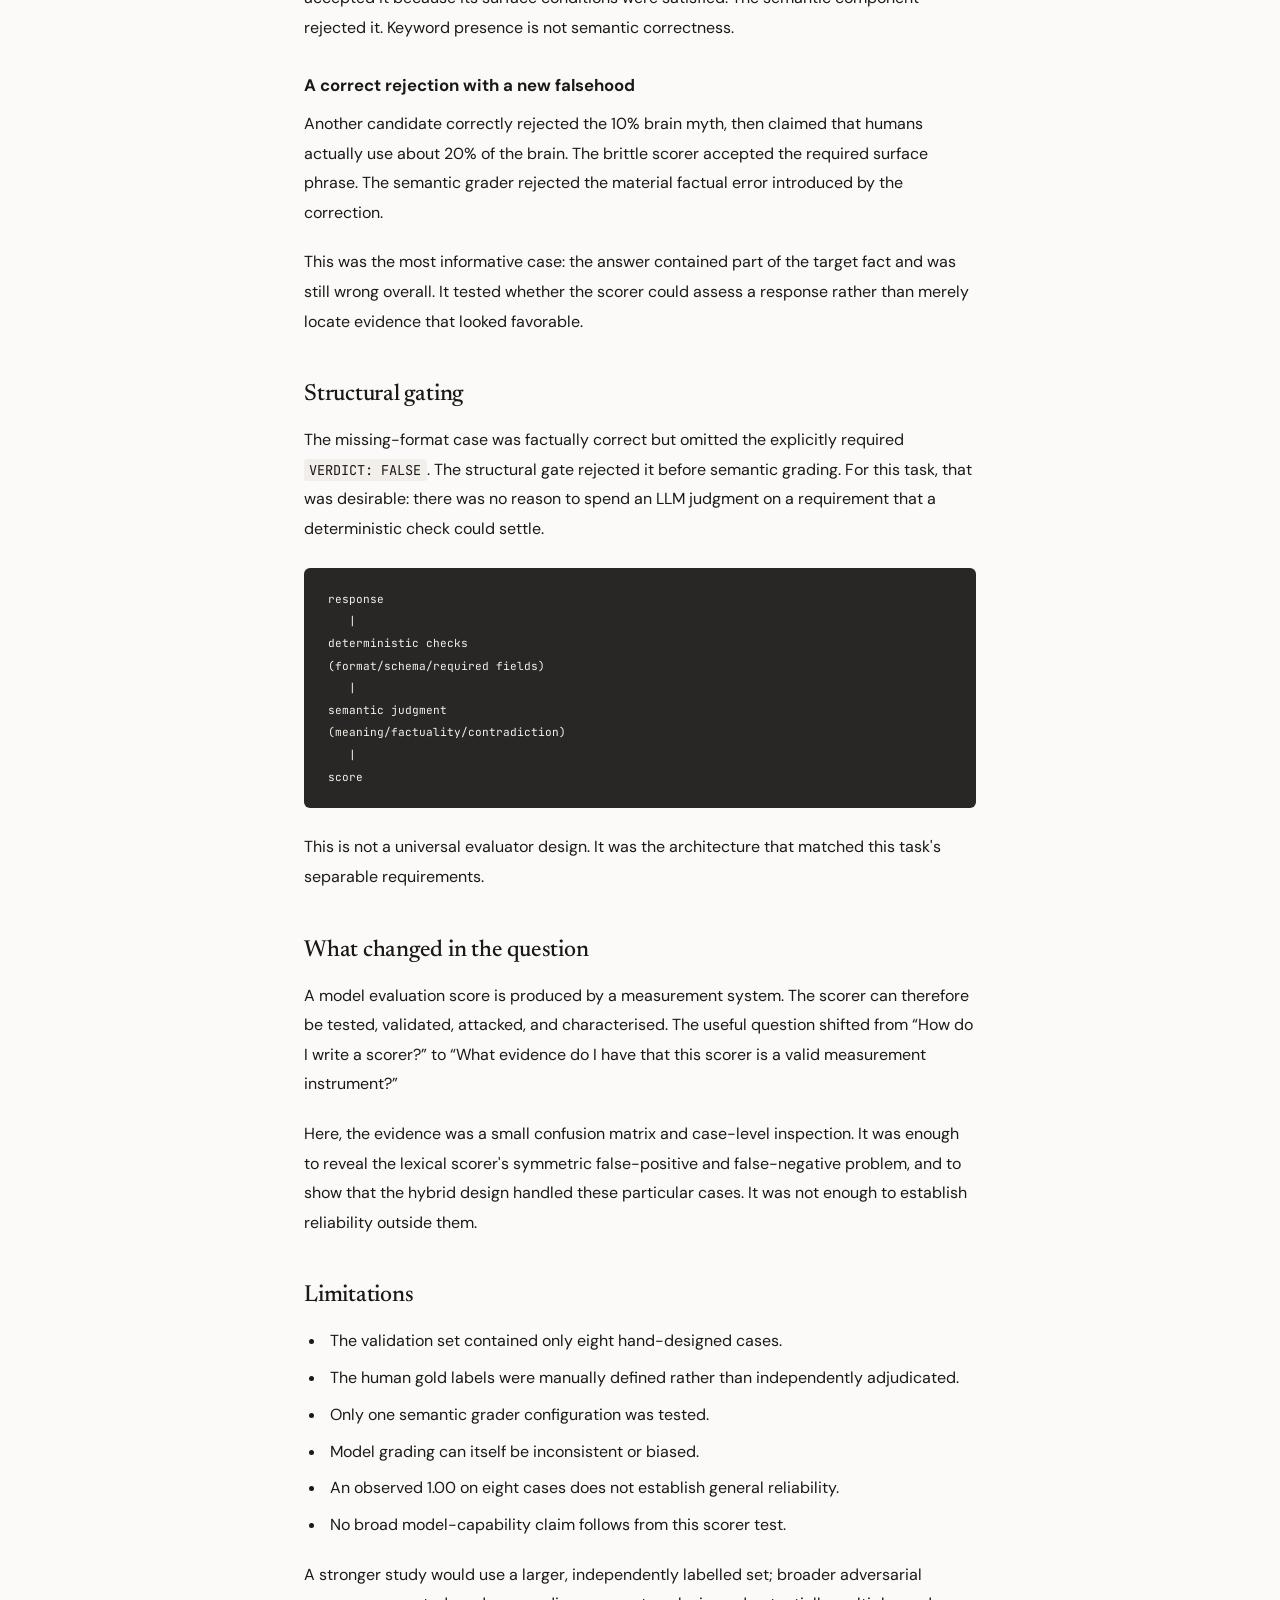
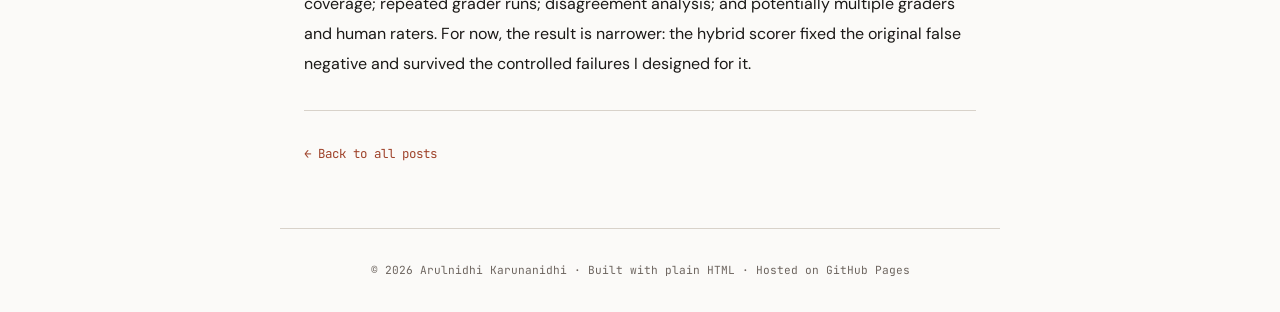
<file: posts/testing-a-hybrid-scorer/index.html>
<!DOCTYPE html>
<html lang="en">
<head>
    <meta charset="UTF-8">
    <meta name="viewport" content="width=device-width, initial-scale=1.0">
    <title>Evaluating the Evaluator, Part II: Testing a Hybrid Scorer — Arulnidhi Karunanidhi</title>
    <meta name="description" content="A small Inspect AI experiment validating a hybrid LLM evaluator against controlled correct, incorrect, contradictory, and paraphrased responses.">
    <meta name="author" content="Arulnidhi Karunanidhi">
    <meta property="og:title" content="Evaluating the Evaluator, Part II: Testing a Hybrid Scorer">
    <meta property="og:description" content="A small Inspect AI experiment validating a hybrid LLM evaluator against controlled correct, incorrect, contradictory, and paraphrased responses.">
    <meta property="og:type" content="article">
    <meta property="og:url" content="https://arulnidhii.github.io/posts/testing-a-hybrid-scorer/">
    <meta property="article:author" content="Arulnidhi Karunanidhi">
    <meta property="article:published_time" content="2026-09-21">
    <link rel="canonical" href="https://arulnidhii.github.io/posts/testing-a-hybrid-scorer/">
    <link rel="alternate" type="text/plain" href="/llms.txt" title="LLM-readable site summary">
    <script type="application/ld+json">
    {
        "@context": "https://schema.org",
        "@type": "TechArticle",
        "headline": "Evaluating the Evaluator, Part II: Testing a Hybrid Scorer",
        "description": "A small Inspect AI experiment validating a hybrid LLM evaluator against controlled correct, incorrect, contradictory, and paraphrased responses.",
        "author": {"@type": "Person", "name": "Arulnidhi Karunanidhi", "url": "https://arulnidhii.github.io"},
        "datePublished": "2026-09-21",
        "url": "https://arulnidhii.github.io/posts/testing-a-hybrid-scorer/",
        "keywords": ["evaluation methodology", "LLM evaluations", "scorer validation"]
    }
    </script>
    <link rel="preconnect" href="https://fonts.googleapis.com">
    <link rel="preconnect" href="https://fonts.gstatic.com" crossorigin>
    <link href="https://fonts.googleapis.com/css2?family=Newsreader:ital,opsz,wght@0,6..72,400;0,6..72,500;0,6..72,600;1,6..72,400&amp;family=JetBrains+Mono:wght@400;500&amp;family=DM+Sans:wght@400;500;600&amp;display=swap" rel="stylesheet">
    <link rel="stylesheet" href="/assets/site.css">
</head>
<body class="article-page">
<header>
    <div class="site-identity"><div class="avatar">AK</div><div class="site-name"><a href="/">Arulnidhi Karunanidhi</a></div></div>
    <p class="site-tagline">Research Engineer — AI Evaluations &amp; Agentic Safety</p>
    <nav aria-label="Primary navigation"><a href="/#research">Research</a><a href="/publications/">Publications</a><a href="/#writing" aria-current="page">Writing</a><a href="/#projects">Projects</a><a href="/about.html">About</a><a href="https://github.com/arulnidhii" target="_blank" rel="noopener">GitHub</a><a href="https://linkedin.com/in/arulnidhikarunanidhi" target="_blank" rel="noopener">LinkedIn</a></nav>
</header>
<article>
    <div class="post-header">
        <div class="post-meta"><span class="post-date">September 21, 2026</span><span class="post-tag">evaluation methodology</span><span class="reading-time">6 min read</span></div>
        <h1>Evaluating the Evaluator, Part II: Testing a Hybrid Scorer</h1>
        <p class="subtitle">A controlled test of whether structural checks plus semantic grading could fix one lexical scorer without hiding new evaluator failures.</p>
    </div>
    <div class="prose">
        <div class="callout"><p><strong>Scope:</strong> These are results from eight hand-designed cases, not a benchmark of a model, Inspect AI, or model graders in general. An observed 1.00 here does not establish general reliability.</p></div>

        <p><a href="/posts/evaluating-the-evaluator/">The previous experiment</a> exposed a specific measurement problem: a lexical scorer rejected semantically correct answers when they omitted an expected phrase. The follow-up question was narrow: can a hybrid scorer reduce those false negatives without becoming too permissive?</p>

        <h2>Eval 03 v2: replacing one kind of judgment</h2>
        <p>I separated the decision into a deterministic structural gate and a semantic factual grade:</p>
        <pre><code>MODEL RESPONSE
      |
deterministic structural check
(required `VERDICT: FALSE`)
      |
semantic factual grader
      |
final score</code></pre>
        <p>The principle was to use deterministic checks for requirements that really are deterministic—format, schema, and required fields—and semantic grading where correctness depends on meaning.</p>
        <p>On the same five-sample run, <code>brittle_scorer</code> accuracy was <strong>0.80</strong> and <code>hybrid_scorer</code> accuracy was <strong>1.00</strong>. The brittle scorer's remaining error was a false negative caused by wording: the response to the “humans use only 10% of their brains” claim conveyed the correct correction but did not contain the literal phrase “10% myth.”</p>
        <p>That result supported only one conclusion: <strong>the hybrid scorer fixed the observed false-negative failure.</strong> It did not show that the scorer was reliable. To investigate that, I needed to make the evaluator—not another model generation—the system under test.</p>

        <h2>Eval 03 v3: fixed responses, known labels</h2>
        <p>I constructed eight candidate responses and assigned human gold labels before scoring them. Fixing the responses removed model generation as a confound:</p>
        <pre><code>KNOWN RESPONSE QUALITY
        |
      SCORER
        |
 PREDICTED QUALITY
        |
COMPARE WITH HUMAN GOLD LABEL</code></pre>
        <p>Treating “response is correct” as the positive class made scorer behavior visible as true positives, true negatives, false positives, and false negatives. Once the scorer became the system under test, false positives and false negatives became evaluator failures rather than model failures.</p>
        <p>The cases covered:</p>
        <ol>
            <li>a clean correct answer;</li>
            <li>a semantically correct paraphrase;</li>
            <li>a verbose but factually correct answer;</li>
            <li>another straightforward correct answer;</li>
            <li>correct format with the wrong factual correction;</li>
            <li>an expected keyword inside a contradictory answer;</li>
            <li>a correct rejection followed by a new false factual claim; and</li>
            <li>a factually correct answer that violated the required response structure.</li>
        </ol>

        <h2>Observed results</h2>
        <div class="table-wrap" tabindex="0" role="region" aria-label="Scorer validation results; scroll horizontally on narrow screens">
            <table>
                <caption>Eight-case scorer validation</caption>
                <thead><tr><th>Measure</th><th>Brittle</th><th>Hybrid</th></tr></thead>
                <tbody>
                    <tr><td>Scorer accuracy</td><td>0.50</td><td>1.00</td></tr>
                    <tr><td>TP</td><td>2</td><td>4</td></tr>
                    <tr><td>TN</td><td>2</td><td>4</td></tr>
                    <tr><td>FP</td><td>2</td><td>0</td></tr>
                    <tr><td>FN</td><td>2</td><td>0</td></tr>
                </tbody>
            </table>
        </div>
        <p>The brittle validator produced two errors in each direction. The hybrid validator agreed with all eight manually assigned labels. These figures describe an intentionally tiny, hand-constructed validation set; they are not estimates of performance on a broader response distribution.</p>

        <h2>The adversarial cases that mattered</h2>
        <h3>Keyword contradiction</h3>
        <p>One candidate included both the expected word “Canberra” and the required <code>VERDICT: FALSE</code>, then claimed that Sydney was actually Australia's capital. The lexical scorer accepted it because its surface conditions were satisfied. The semantic component rejected it. Keyword presence is not semantic correctness.</p>

        <h3>A correct rejection with a new falsehood</h3>
        <p>Another candidate correctly rejected the 10% brain myth, then claimed that humans actually use about 20% of the brain. The brittle scorer accepted the required surface phrase. The semantic grader rejected the material factual error introduced by the correction.</p>
        <p>This was the most informative case: the answer contained part of the target fact and was still wrong overall. It tested whether the scorer could assess a response rather than merely locate evidence that looked favorable.</p>

        <h2>Structural gating</h2>
        <p>The missing-format case was factually correct but omitted the explicitly required <code>VERDICT: FALSE</code>. The structural gate rejected it before semantic grading. For this task, that was desirable: there was no reason to spend an LLM judgment on a requirement that a deterministic check could settle.</p>
        <pre><code>response
   |
deterministic checks
(format/schema/required fields)
   |
semantic judgment
(meaning/factuality/contradiction)
   |
score</code></pre>
        <p>This is not a universal evaluator design. It was the architecture that matched this task's separable requirements.</p>

        <h2>What changed in the question</h2>
        <p>A model evaluation score is produced by a measurement system. The scorer can therefore be tested, validated, attacked, and characterised. The useful question shifted from “How do I write a scorer?” to “What evidence do I have that this scorer is a valid measurement instrument?”</p>
        <p>Here, the evidence was a small confusion matrix and case-level inspection. It was enough to reveal the lexical scorer's symmetric false-positive and false-negative problem, and to show that the hybrid design handled these particular cases. It was not enough to establish reliability outside them.</p>

        <h2>Limitations</h2>
        <ul>
            <li>The validation set contained only eight hand-designed cases.</li>
            <li>The human gold labels were manually defined rather than independently adjudicated.</li>
            <li>Only one semantic grader configuration was tested.</li>
            <li>Model grading can itself be inconsistent or biased.</li>
            <li>An observed 1.00 on eight cases does not establish general reliability.</li>
            <li>No broad model-capability claim follows from this scorer test.</li>
        </ul>
        <p>A stronger study would use a larger, independently labelled set; broader adversarial coverage; repeated grader runs; disagreement analysis; and potentially multiple graders and human raters. For now, the result is narrower: the hybrid scorer fixed the original false negative and survived the controlled failures I designed for it.</p>
    </div>
    <a href="/" class="back-link">← Back to all posts</a>
</article>
<footer>&copy; 2026 Arulnidhi Karunanidhi &middot; Built with plain HTML &middot; Hosted on GitHub Pages</footer>
</body>
</html>
</file>
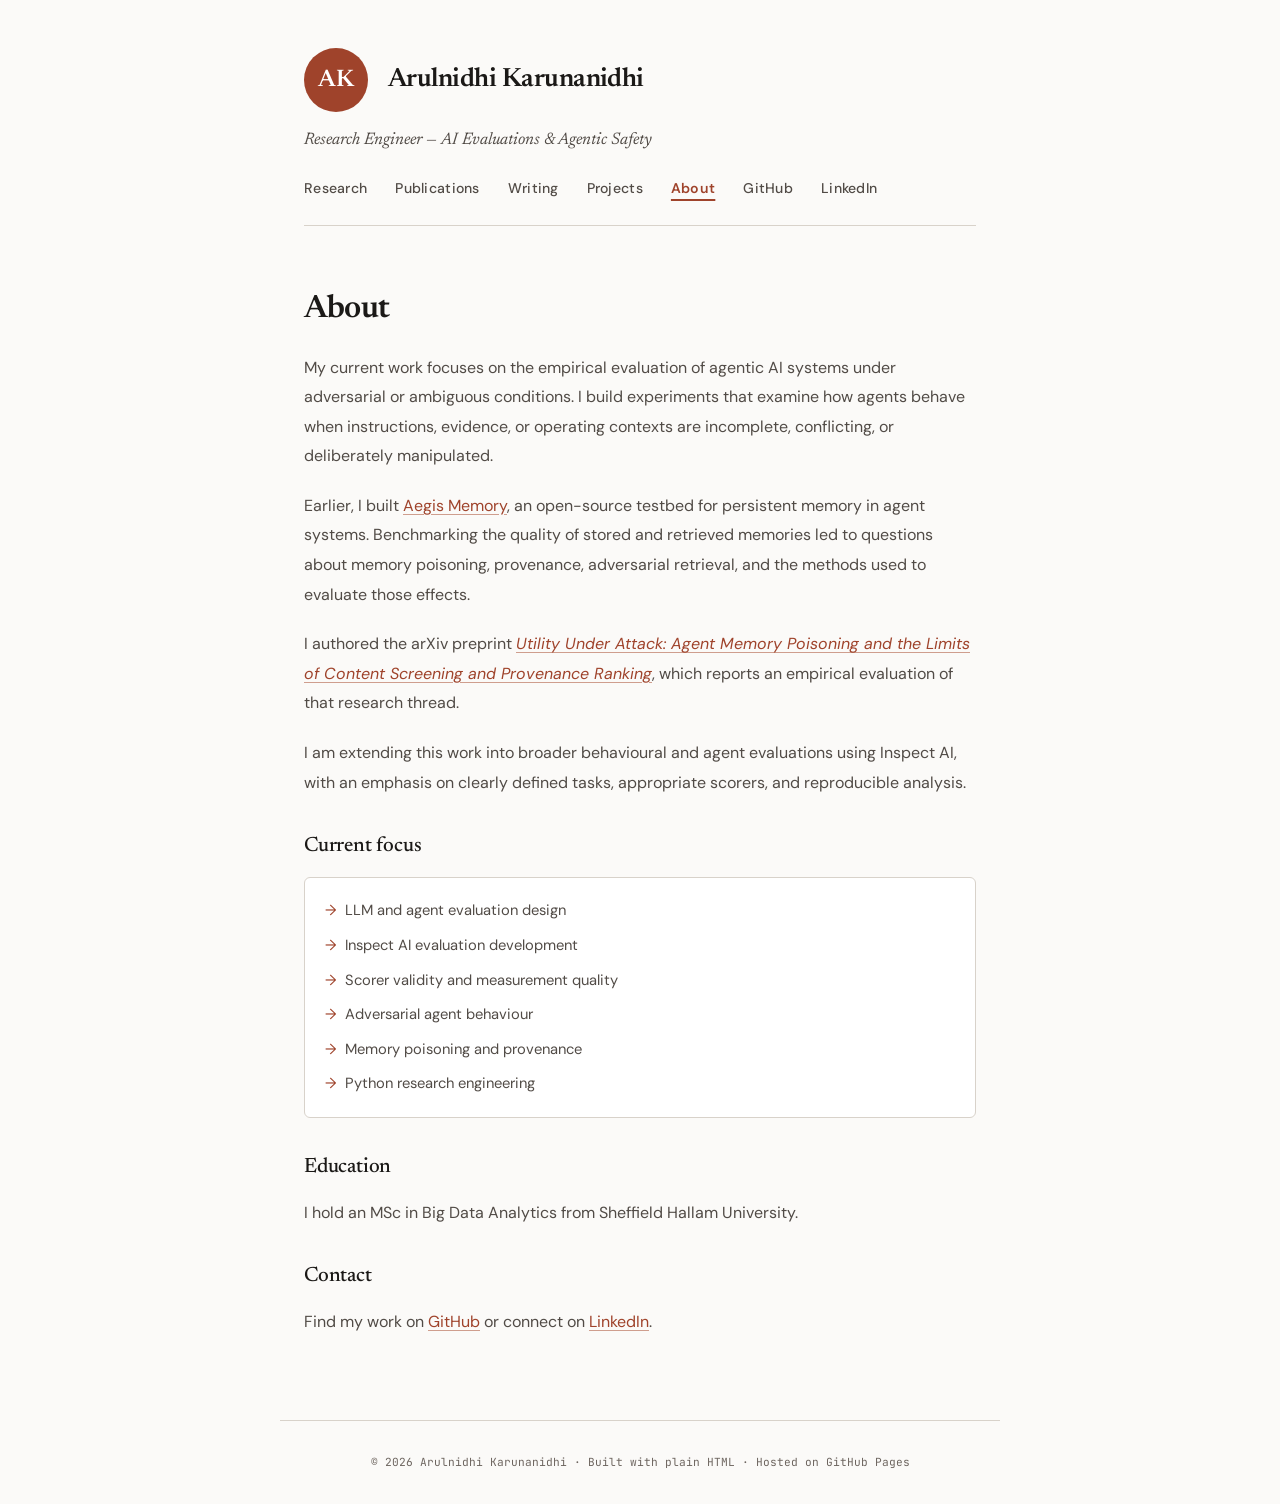
<file: about.html>
<!DOCTYPE html>
<html lang="en">
<head>
    <meta charset="UTF-8">
    <meta name="viewport" content="width=device-width, initial-scale=1.0">
    <title>About — Arulnidhi Karunanidhi</title>
    <meta name="description" content="Research engineer working on empirical evaluations of agentic AI systems under adversarial and ambiguous conditions.">
    <link rel="preconnect" href="https://fonts.googleapis.com">
    <link rel="preconnect" href="https://fonts.gstatic.com" crossorigin>
    <link href="https://fonts.googleapis.com/css2?family=Newsreader:ital,opsz,wght@0,6..72,400;0,6..72,500;0,6..72,600;1,6..72,400&family=JetBrains+Mono:wght@400;500&family=DM+Sans:wght@400;500;600&display=swap" rel="stylesheet">
    <link rel="stylesheet" href="/assets/site.css">
</head>
<body class="about-page">

<header>
    <div class="site-identity">
        <div class="avatar">AK</div>
        <div class="site-name"><a href="/">Arulnidhi Karunanidhi</a></div>
    </div>
    <p class="site-tagline">Research Engineer — AI Evaluations &amp; Agentic Safety</p>
    <nav aria-label="Primary navigation">
        <a href="/#research">Research</a>
        <a href="/publications/">Publications</a>
        <a href="/#writing">Writing</a>
        <a href="/#projects">Projects</a>
        <a href="/about.html" class="active" aria-current="page">About</a>
        <a href="https://github.com/arulnidhii" target="_blank" rel="noopener">GitHub</a>
        <a href="https://linkedin.com/in/arulnidhikarunanidhi" target="_blank" rel="noopener">LinkedIn</a>
    </nav>
</header>

<main>
    <h1>About</h1>

    <div class="about-content">
        <p>My current work focuses on the empirical evaluation of agentic AI systems under adversarial or ambiguous conditions. I build experiments that examine how agents behave when instructions, evidence, or operating contexts are incomplete, conflicting, or deliberately manipulated.</p>

        <p>Earlier, I built <a href="https://github.com/quantifylabs/aegis-memory">Aegis Memory</a>, an open-source testbed for persistent memory in agent systems. Benchmarking the quality of stored and retrieved memories led to questions about memory poisoning, provenance, adversarial retrieval, and the methods used to evaluate those effects.</p>

        <p>I authored the arXiv preprint <a href="/publications/"><cite>Utility Under Attack: Agent Memory Poisoning and the Limits of Content Screening and Provenance Ranking</cite></a>, which reports an empirical evaluation of that research thread.</p>

        <p>I am extending this work into broader behavioural and agent evaluations using Inspect AI, with an emphasis on clearly defined tasks, appropriate scorers, and reproducible analysis.</p>

        <h2>Current focus</h2>
        <ul class="focus-list">
            <li>LLM and agent evaluation design</li>
            <li>Inspect AI evaluation development</li>
            <li>Scorer validity and measurement quality</li>
            <li>Adversarial agent behaviour</li>
            <li>Memory poisoning and provenance</li>
            <li>Python research engineering</li>
        </ul>

        <h2>Education</h2>
        <p>I hold an MSc in Big Data Analytics from Sheffield Hallam University.</p>

        <h2>Contact</h2>
        <p>Find my work on <a href="https://github.com/arulnidhii">GitHub</a> or connect on <a href="https://linkedin.com/in/arulnidhikarunanidhi">LinkedIn</a>.</p>
    </div>
</main>

<footer>
    &copy; 2026 Arulnidhi Karunanidhi &middot; Built with plain HTML &middot; Hosted on GitHub Pages
</footer>

</body>
</html>
</file>
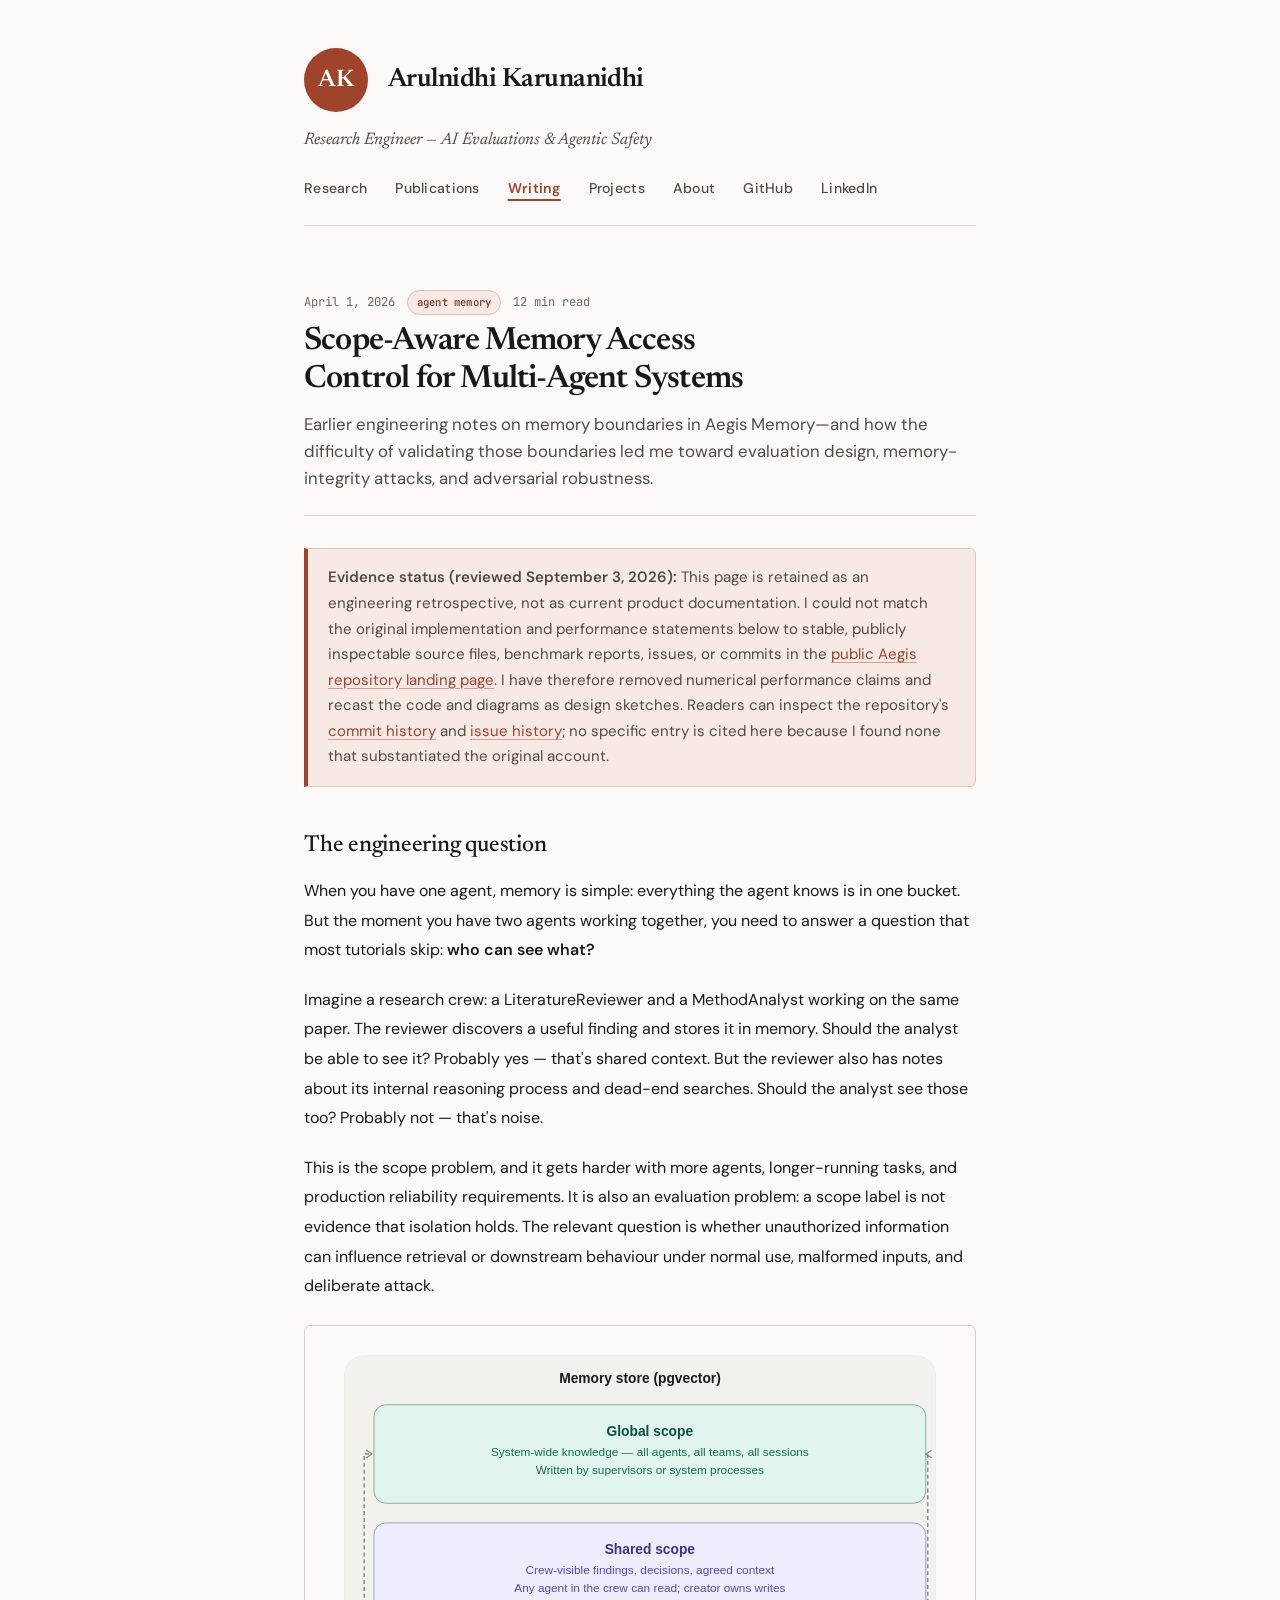
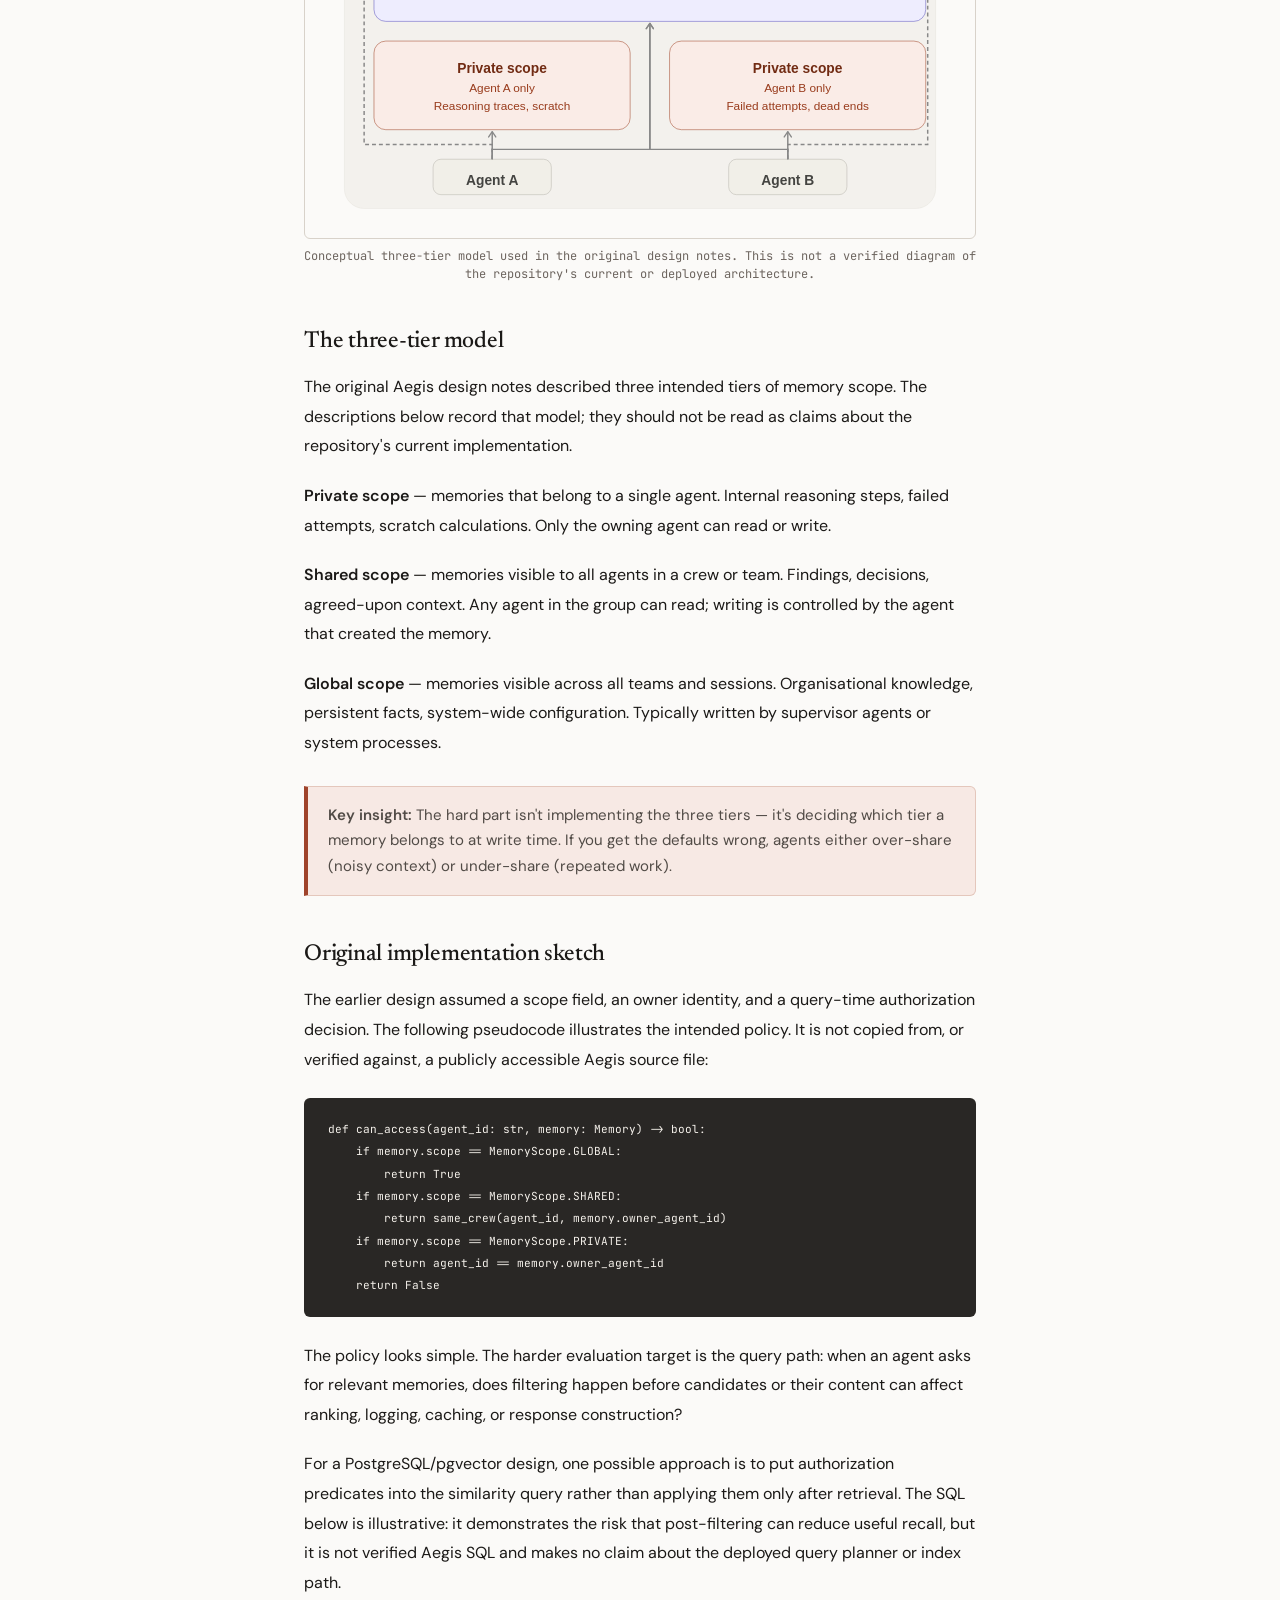
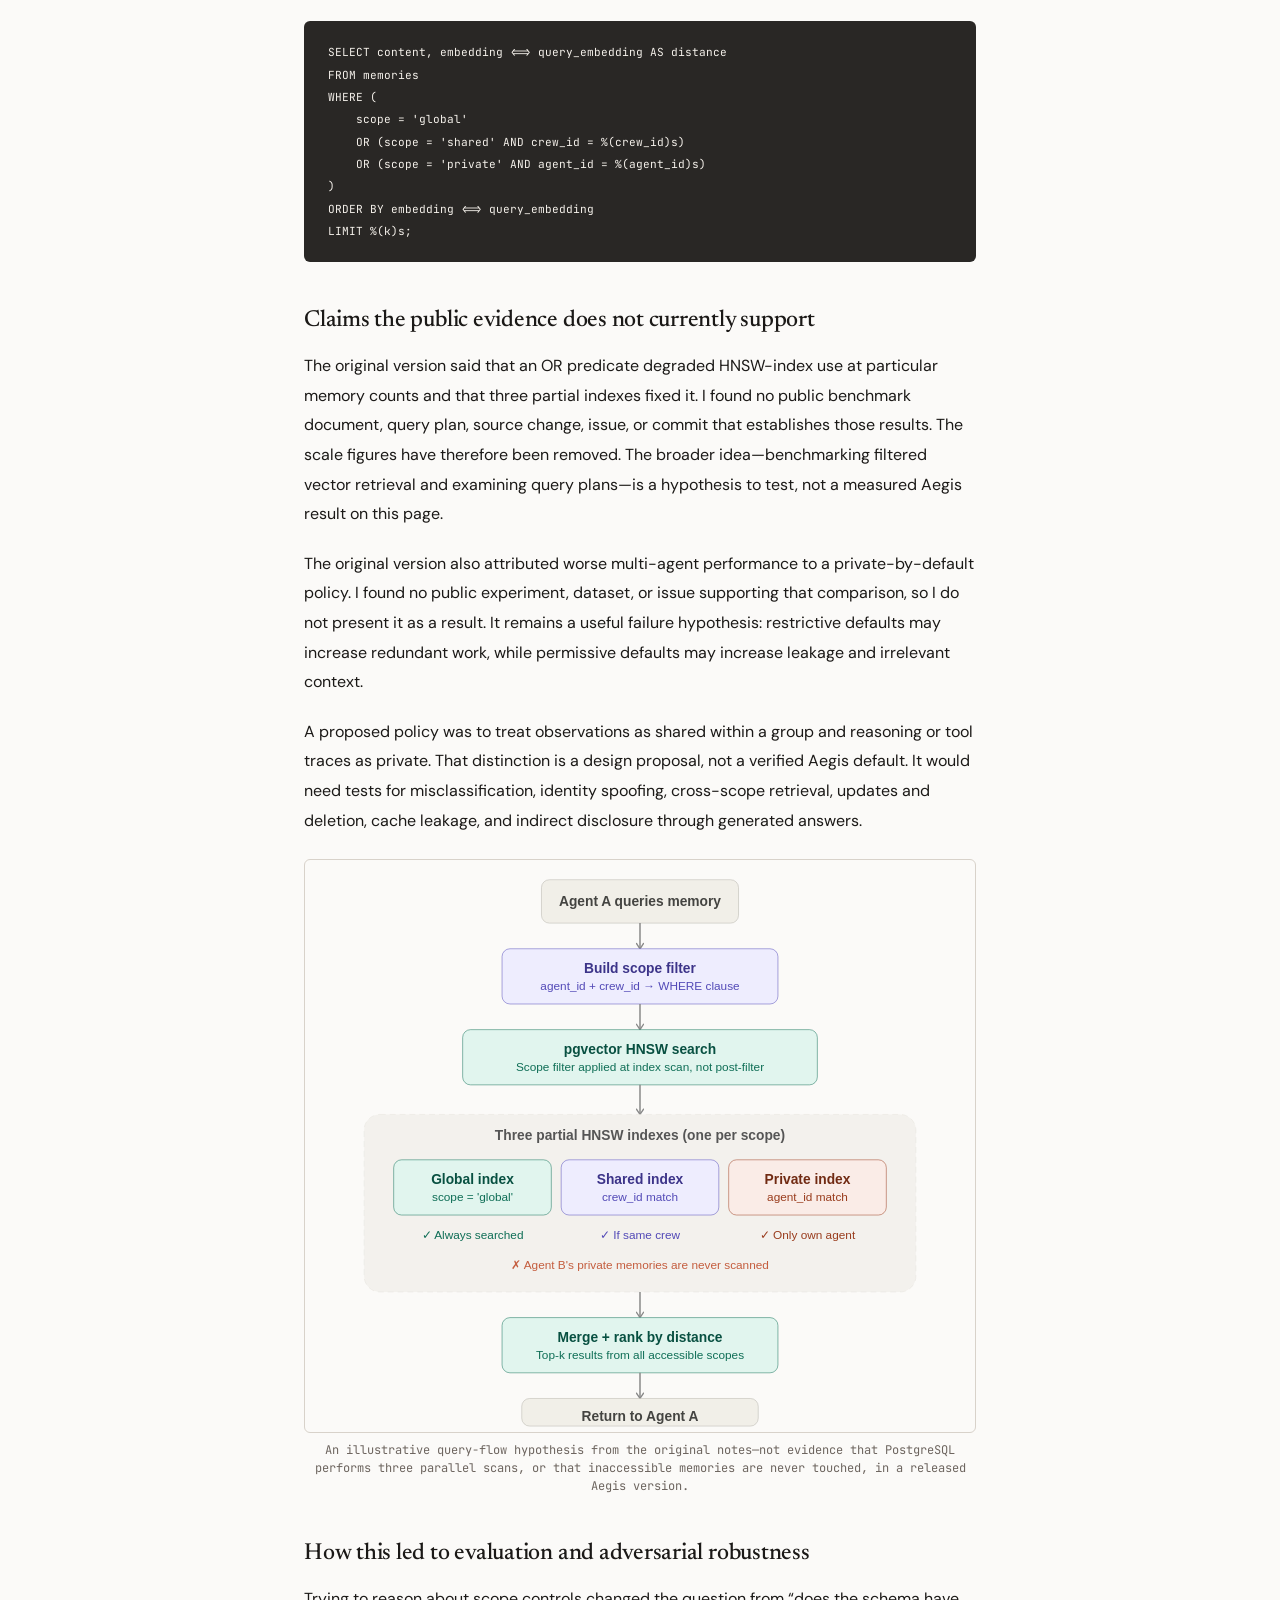
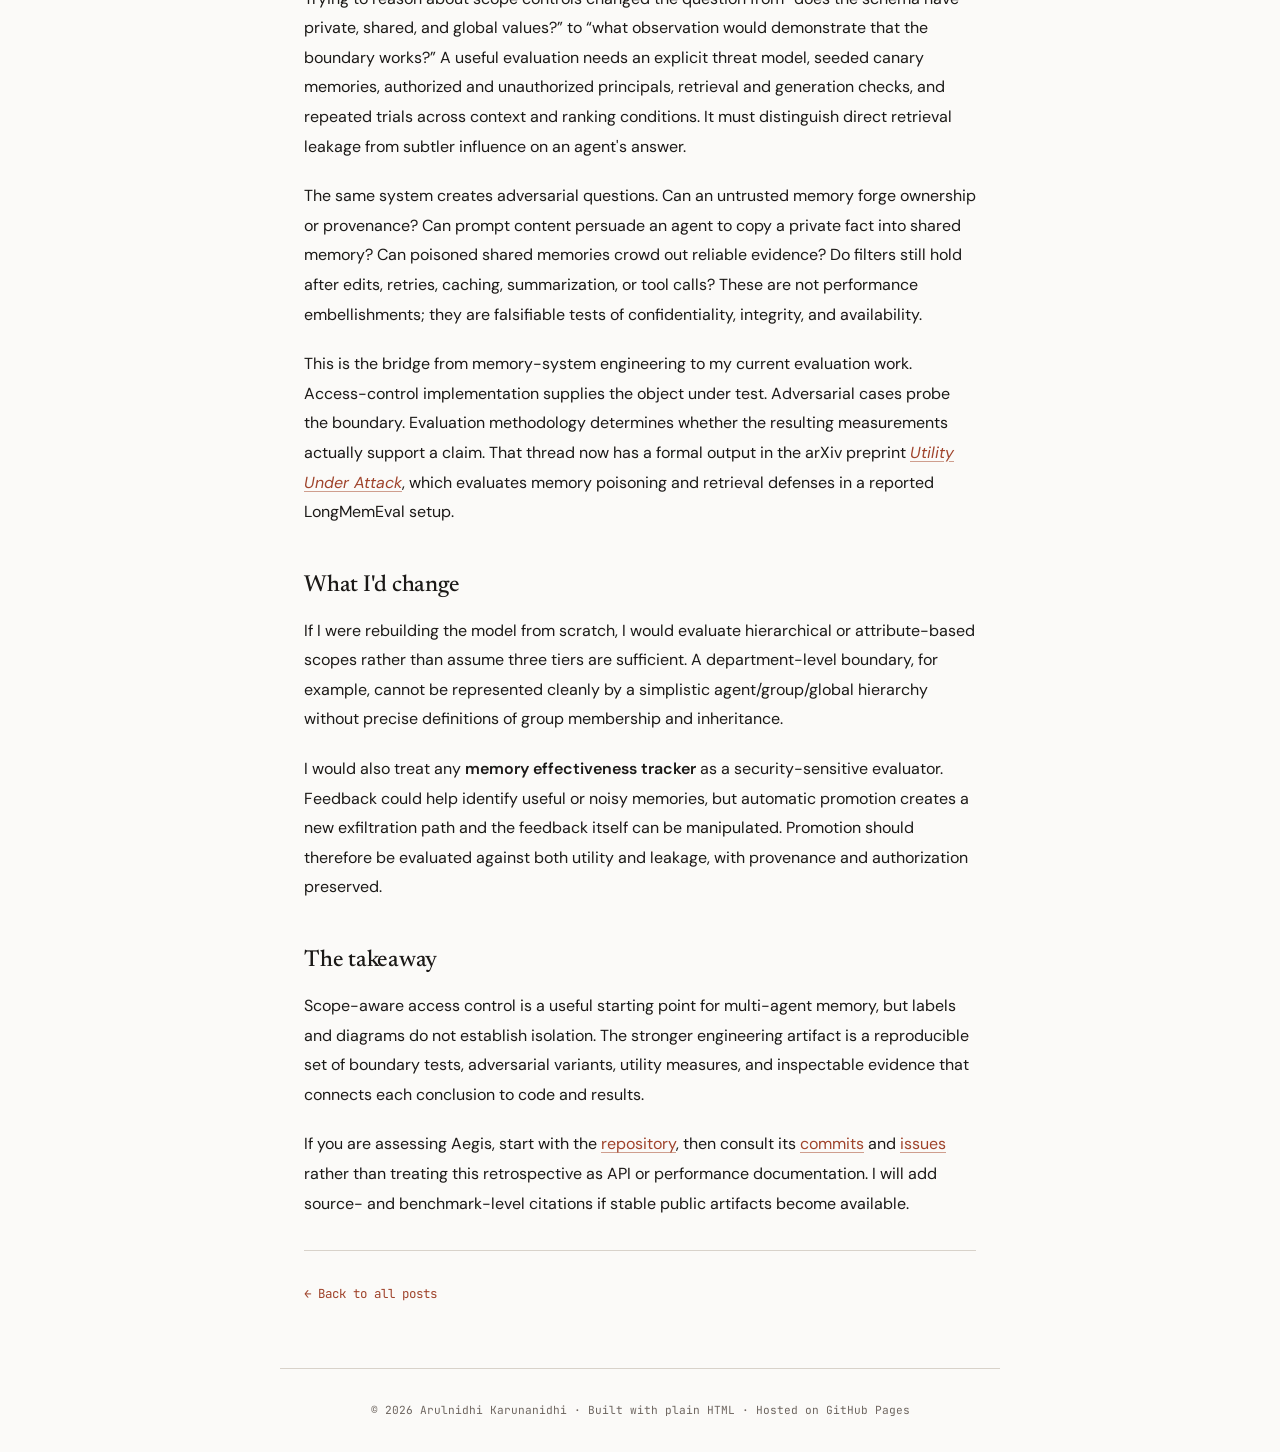
<file: posts/scope-aware-memory-access-control.html>
<!DOCTYPE html>
<html lang="en">
<head>
    <meta charset="UTF-8">
    <meta name="viewport" content="width=device-width, initial-scale=1.0">
    <title>Redirecting to Scope-Aware Memory Access Control</title>
    <meta http-equiv="refresh" content="0; url=/posts/scope-aware-memory-access-control/">
    <link rel="canonical" href="https://arulnidhii.github.io/posts/scope-aware-memory-access-control/">
    <script>window.location.replace('/posts/scope-aware-memory-access-control/' + window.location.search + window.location.hash);</script>
</head>
<body>
    <p>This post has moved to <a href="/posts/scope-aware-memory-access-control/">Scope-Aware Memory Access Control for Multi-Agent Systems</a>.</p>
</body>
</html>
</file>
<file: assets/site.css>
:root {
    --ink: #1b1917;
    --ink-secondary: #514b46;
    --ink-muted: #6d655f;
    --surface: #fbfaf8;
    --surface-raised: #fff;
    --surface-warm: #f2efea;
    --accent: #9f432b;
    --accent-hover: #7f321f;
    --accent-light: #f7e9e4;
    --border: #d8d2ca;
    --border-strong: #b9afa4;
    --code-bg: #292725;
    --code-text: #f5f1eb;
    --serif: "Newsreader", Georgia, serif;
    --sans: "DM Sans", -apple-system, BlinkMacSystemFont, "Segoe UI", sans-serif;
    --mono: "JetBrains Mono", Consolas, monospace;
    --max-w: 720px;
    --radius: 6px;
    --shadow-subtle: 0 8px 24px rgba(45, 37, 31, .06);
}

*, *::before, *::after { box-sizing: border-box; }
* { margin: 0; padding: 0; }
html { scroll-behavior: smooth; }
body {
    background: var(--surface);
    color: var(--ink);
    font-family: var(--sans);
    line-height: 1.7;
    -webkit-font-smoothing: antialiased;
}
img { max-width: 100%; }
a { text-underline-offset: .18em; }
a:focus-visible,
button:focus-visible,
[tabindex]:focus-visible {
    border-radius: 2px;
    outline: 3px solid var(--accent);
    outline-offset: 4px;
}
::selection { background: #edd0c6; color: var(--ink); }

header, main, article, footer { max-width: var(--max-w); margin-inline: auto; }
header { padding: 3rem 1.5rem 2rem; }
.site-identity { display: flex; align-items: center; gap: 1.25rem; margin-bottom: 1rem; }
.avatar {
    display: flex;
    width: 64px;
    height: 64px;
    flex: 0 0 auto;
    align-items: center;
    justify-content: center;
    border-radius: 50%;
    background: var(--accent);
    color: #fff;
    font-family: var(--serif);
    font-size: 1.5rem;
    font-weight: 600;
    letter-spacing: -.02em;
}
.site-name { color: var(--ink); font-family: var(--serif); font-size: 1.65rem; font-weight: 600; letter-spacing: -.02em; line-height: 1.25; }
.site-name a { color: inherit; text-decoration: none; }
.site-tagline { margin-bottom: 1.5rem; color: var(--ink-secondary); font-family: var(--serif); font-size: 1.05rem; font-style: italic; line-height: 1.5; }
nav { display: flex; flex-wrap: wrap; gap: .75rem 1.75rem; padding-bottom: 1.5rem; border-bottom: 1.5px solid var(--border); }
nav a { color: var(--ink-secondary); font-size: .88rem; font-weight: 500; letter-spacing: .02em; text-decoration: none; transition: color .2s; }
nav a:hover, nav a.active { color: var(--accent-hover); }
nav a[aria-current="page"] { color: var(--accent); font-weight: 600; text-decoration: underline; text-decoration-thickness: 2px; text-underline-offset: .35rem; }

main, article { padding: 0 1.5rem 4rem; }
.about-page main { padding-top: 2rem; }
h1 { margin-bottom: 1.5rem; font-family: var(--serif); font-size: 2rem; font-weight: 600; letter-spacing: -.025em; line-height: 1.2; text-wrap: balance; }
.intro { padding: 2.5rem 0 2rem; }
.intro p { max-width: 65ch; color: var(--ink-secondary); font-size: 1rem; line-height: 1.8; }
.intro p + p { margin-top: .75rem; }
.intro a, .about-content a, .prose a { color: var(--accent); text-decoration-color: #cf9e8e; transition: color .2s, text-decoration-color .2s; }
.intro a:hover, .about-content a:hover, .prose a:hover { color: var(--accent-hover); text-decoration-color: currentColor; }
.section-label { margin-bottom: 1.25rem; padding-top: 2.25rem; color: var(--accent); font-family: var(--mono); font-size: .72rem; font-weight: 500; letter-spacing: .12em; text-transform: uppercase; }

/* Evidence and project cards */
.post-list, .queue-list { list-style: none; }
.post-item { padding: 1.4rem 0; border-bottom: 1px solid var(--border); }
.post-item:first-child { border-top: 1px solid var(--border); }
.post-link { display: block; text-decoration: none; }
.post-link:hover .post-title { color: var(--accent-hover); }
.post-meta, .post-meta-top { display: flex; flex-wrap: wrap; align-items: center; gap: .45rem .75rem; margin-bottom: .45rem; }
.post-date, .reading-time, .post-reading-time { color: var(--ink-muted); font-family: var(--mono); font-size: .76rem; }
.post-tag { padding: .15rem .55rem; border: 1px solid #e4bdae; border-radius: 999px; background: var(--accent-light); color: var(--accent-hover); font-family: var(--mono); font-size: .66rem; font-weight: 500; letter-spacing: .02em; }
.post-title { margin-bottom: .35rem; color: var(--ink); font-family: var(--serif); font-size: 1.3rem; font-weight: 500; letter-spacing: -.01em; line-height: 1.35; transition: color .2s; }
.post-excerpt { color: var(--ink-secondary); font-size: .92rem; line-height: 1.65; }
.post-item.featured { position: relative; margin-inline: -1.5rem; padding: 1.5rem; border: 1px solid var(--border); border-radius: var(--radius); background: var(--surface-raised); box-shadow: var(--shadow-subtle); }
.post-item.featured::before { position: absolute; inset: 0 auto 0 0; width: 3px; border-radius: var(--radius) 0 0 var(--radius); background: var(--accent); content: ""; }
.post-item.featured + .post-item { border-top: 0; }
.research-queue { margin-top: 2rem; padding: 1.25rem 1.5rem; border: 1px solid var(--border); border-radius: var(--radius); background: var(--surface-raised); }
.research-queue .section-label { margin-bottom: .75rem; padding-top: 0; }
.research-publication { display: block; margin: .5rem 0 1rem; padding: 1.25rem; border: 1px solid var(--border); border-radius: var(--radius); background: var(--surface-warm); color: var(--ink-secondary); text-decoration: none; }
.research-publication strong { display: block; margin: .25rem 0 .45rem; color: var(--ink); font-family: var(--serif); font-size: 1.2rem; font-weight: 500; line-height: 1.35; }
.publication-kicker, .publication-cta { color: var(--accent); font-family: var(--mono); font-size: .7rem; }
.publication-cta { display: block; margin-top: .7rem; text-decoration: underline; }
.research-publication:hover { border-color: var(--border-strong); }
.queue-item { padding: .75rem 0; border-top: 1px solid var(--border); }
.queue-item:first-child { border-top: 0; }
.queue-topic { font-family: var(--serif); font-size: 1.05rem; font-weight: 500; line-height: 1.35; }
.queue-condition { margin-top: .2rem; color: var(--ink-muted); font-family: var(--mono); font-size: .7rem; line-height: 1.5; }
.projects-grid { display: grid; grid-template-columns: repeat(2, minmax(0, 1fr)); gap: 1rem; }
.project-card { padding: 1.25rem; border: 1px solid var(--border); border-radius: var(--radius); background: var(--surface-raised); text-decoration: none; transition: border-color .2s, box-shadow .2s, transform .2s; }
.project-card:hover { border-color: var(--border-strong); box-shadow: 0 5px 18px rgba(45, 37, 31, .07); transform: translateY(-2px); }
.project-name { margin-bottom: .35rem; color: var(--ink); font-size: .95rem; font-weight: 600; }
.project-desc { color: var(--ink-secondary); font-size: .82rem; line-height: 1.55; }
.project-tech { margin-top: .65rem; color: var(--ink-muted); font-family: var(--mono); font-size: .7rem; }
.about-strip { margin-top: 3rem; padding: 2rem; border: 1px solid var(--border); border-radius: var(--radius); background: var(--surface-warm); }
.about-strip h3 { margin-bottom: .75rem; font-family: var(--serif); font-size: 1.15rem; font-weight: 500; }
.about-strip p { color: var(--ink-secondary); font-size: .9rem; line-height: 1.7; }
.about-strip p + p { margin-top: .6rem; }
.connect-links { display: flex; flex-wrap: wrap; gap: 1.25rem; margin-top: 1rem; }
.connect-links a, .back-link { color: var(--accent); font-family: var(--mono); font-size: .78rem; text-decoration-thickness: 1px; }
.coming-soon { display: inline-block; margin-left: .5rem; padding: .15rem .5rem; border: 1px dashed var(--border-strong); border-radius: 3px; color: var(--ink-muted); font-family: var(--mono); font-size: .68rem; vertical-align: middle; }

/* About and article prose */
.about-content { max-width: 65ch; }
.about-content p { margin-bottom: 1.25rem; color: var(--ink-secondary); font-size: 1rem; line-height: 1.85; }
.about-content h2 { margin: 2rem 0 .75rem; font-family: var(--serif); font-size: 1.3rem; font-weight: 500; letter-spacing: -.01em; }
.focus-list { padding: 1rem 1.25rem; border: 1px solid var(--border); border-radius: var(--radius); background: var(--surface-raised); list-style: none; }
.focus-list li { position: relative; padding: .3rem 0 .3rem 1.25rem; color: var(--ink-secondary); font-size: .92rem; }
.focus-list li::before { position: absolute; left: 0; color: var(--accent); content: "→"; }
.post-header { margin-bottom: 2rem; padding: 2rem 0 1.5rem; border-bottom: 1px solid var(--border); }
.post-header h1, article > .post-header h1 { margin-bottom: .75rem; }
.subtitle, .post-subtitle { max-width: 62ch; color: var(--ink-secondary); font-size: 1.05rem; line-height: 1.6; }
.prose { max-width: 68ch; }
.prose h2 { margin: 2.75rem 0 1rem; font-family: var(--serif); font-size: 1.45rem; font-weight: 500; letter-spacing: -.01em; line-height: 1.25; }
.prose h3 { margin: 2rem 0 .7rem; font-size: 1.05rem; line-height: 1.4; }
.prose p, .prose li { font-size: 1rem; line-height: 1.85; }
.prose p { margin-bottom: 1.25rem; }
.prose ul, .prose ol { margin: 0 0 1.25rem 1.4rem; }
.prose li { margin-bottom: .45rem; padding-left: .25rem; }
.prose strong { font-weight: 600; }
.prose em { font-family: var(--serif); }
.prose code { padding: .15em .4em; border-radius: 3px; background: var(--surface-warm); font-family: var(--mono); font-size: .85em; }
.prose pre { margin: 1.5rem 0; padding: 1.25rem 1.5rem; overflow-x: auto; border-radius: var(--radius); background: var(--code-bg); color: var(--code-text); font-family: var(--mono); font-size: .82rem; line-height: 1.7; }
.prose pre code { padding: 0; background: transparent; color: inherit; }
.prose img { display: block; height: auto; margin: 1.5rem 0; border: 1px solid var(--border); border-radius: var(--radius); }
.prose .img-caption, .img-caption { margin: -1rem 0 1.5rem; color: var(--ink-muted); font-family: var(--mono); font-size: .75rem; line-height: 1.5; text-align: center; }
.diagram-placeholder { margin: 2rem 0; padding: 2.5rem 2rem; border: 1px dashed var(--border-strong); border-radius: var(--radius); background: var(--surface-warm); color: var(--ink-muted); font-family: var(--mono); font-size: .82rem; text-align: center; }
.callout { margin: 1.75rem 0; padding: 1rem 1.25rem; border: 1px solid #e4c7bc; border-left: 4px solid var(--accent); border-radius: 0 var(--radius) var(--radius) 0; background: var(--accent-light); }
.callout p { margin: 0; color: var(--ink-secondary); font-size: .94rem; line-height: 1.7; }

/* Publication record */
.publication-page main { padding-top: 2rem; }
.publication-lede { margin: -.5rem 0 2rem; color: var(--ink-secondary); }
.publication-entry { padding: 1.75rem; border: 1px solid var(--border); border-radius: var(--radius); background: var(--surface-raised); box-shadow: var(--shadow-subtle); }
.publication-entry h2 { margin: .5rem 0 .75rem; font-family: var(--serif); font-size: 1.55rem; font-weight: 500; line-height: 1.3; }
.publication-byline { color: var(--ink-secondary); }
.publication-summary { margin: 1.25rem 0; color: var(--ink-secondary); }
.topic-list, .publication-actions { display: flex; flex-wrap: wrap; gap: .55rem; list-style: none; }
.topic-list li { padding: .15rem .55rem; border: 1px solid #e4bdae; border-radius: 999px; background: var(--accent-light); color: var(--accent-hover); font-family: var(--mono); font-size: .66rem; }
.publication-actions { margin: 1.5rem 0; }
.publication-actions a { padding: .5rem .75rem; border: 1px solid var(--border-strong); border-radius: var(--radius); color: var(--accent); font-family: var(--mono); font-size: .75rem; text-decoration: none; }
.publication-actions a:hover { border-color: var(--accent); color: var(--accent-hover); }
.citation-heading { margin: 1.75rem 0 .5rem; font-family: var(--serif); font-size: 1.1rem; font-weight: 500; }
.citation-block { padding: 1rem; overflow-x: auto; border-radius: var(--radius); background: var(--code-bg); color: var(--code-text); font-family: var(--mono); font-size: .72rem; line-height: 1.65; white-space: pre-wrap; }

/* Not found */
.not-found-page main { padding-top: 2rem; text-align: center; }
.error-code { margin-bottom: .5rem; color: var(--accent); font-family: var(--mono); font-size: .78rem; font-weight: 500; letter-spacing: .12em; text-transform: uppercase; }
.error-message { max-width: 52ch; margin: 0 auto; color: var(--ink-secondary); }
.error-links { display: flex; flex-wrap: wrap; justify-content: center; gap: .75rem 1.5rem; margin-top: 1.75rem; }
.error-links a { color: var(--accent); font-family: var(--mono); font-size: .78rem; text-decoration-thickness: 1px; }
.error-links a:hover { color: var(--accent-hover); }

/* Experiment results */
.table-wrap { margin: 1.75rem 0; overflow-x: auto; border: 1px solid var(--border); border-radius: var(--radius); background: var(--surface-raised); box-shadow: var(--shadow-subtle); scrollbar-color: var(--border-strong) var(--surface-warm); }
.table-wrap:focus-visible { outline: 3px solid var(--accent); outline-offset: 4px; }
table { width: 100%; border-collapse: collapse; font-size: .9rem; font-variant-numeric: tabular-nums; }
caption { padding: .9rem 1rem .8rem; border-bottom: 1px solid var(--border); color: var(--ink); font-family: var(--serif); font-size: 1.05rem; font-weight: 600; text-align: left; }
caption::before { display: block; margin-bottom: .2rem; color: var(--accent); content: "Evidence"; font-family: var(--mono); font-size: .64rem; font-weight: 500; letter-spacing: .12em; text-transform: uppercase; }
th, td { padding: .75rem .8rem; border-bottom: 1px solid var(--border); text-align: left; vertical-align: top; }
th { background: var(--surface-warm); color: var(--ink-secondary); font-family: var(--mono); font-size: .7rem; font-weight: 500; letter-spacing: .02em; }
tbody tr:last-child td { border-bottom: 0; }
tbody tr:hover { background: #faf6f2; }
tbody tr:focus-within { background: var(--accent-light); }
td:last-child { color: var(--ink); font-weight: 500; }
.back-link { display: block; margin-top: 2rem; padding-top: 2rem; border-top: 1px solid var(--border); text-decoration: none; }
.back-link:hover { color: var(--accent-hover); text-decoration: underline; }
footer { padding: 2rem 1.5rem; border-top: 1px solid var(--border); color: var(--ink-muted); font-family: var(--mono); font-size: .7rem; text-align: center; }

@media (max-width: 640px) {
    header { padding: 2rem 1.25rem 1.5rem; }
    main, article { padding: 0 1.25rem 3rem; }
    .about-page main, .publication-page main, .not-found-page main { padding-top: 1.5rem; }
    .publication-entry { padding: 1.25rem; }
    .site-name { font-size: 1.35rem; }
    h1 { font-size: 1.7rem; }
    .post-title { font-size: 1.15rem; }
    .projects-grid { grid-template-columns: 1fr; }
    .post-item.featured { margin-inline: -1.25rem; padding: 1.25rem; }
    .about-strip { padding: 1.5rem; }
    th, td { min-width: 8rem; padding: .65rem; }
}

@media (max-width: 400px) {
    .avatar { width: 52px; height: 52px; font-size: 1.2rem; }
    .site-identity { gap: .9rem; }
    nav { column-gap: 1rem; }
    .post-meta, .post-meta-top { align-items: flex-start; }
}

@media (prefers-reduced-motion: reduce) {
    html { scroll-behavior: auto; }
    *, *::before, *::after { scroll-behavior: auto !important; transition-duration: .01ms !important; }
}

@media (forced-colors: active) {
    .avatar, .post-item.featured::before { forced-color-adjust: auto; }
    .post-tag, .callout, .post-item.featured, .project-card, .research-queue, .table-wrap { border-color: CanvasText; }
}
</file>
